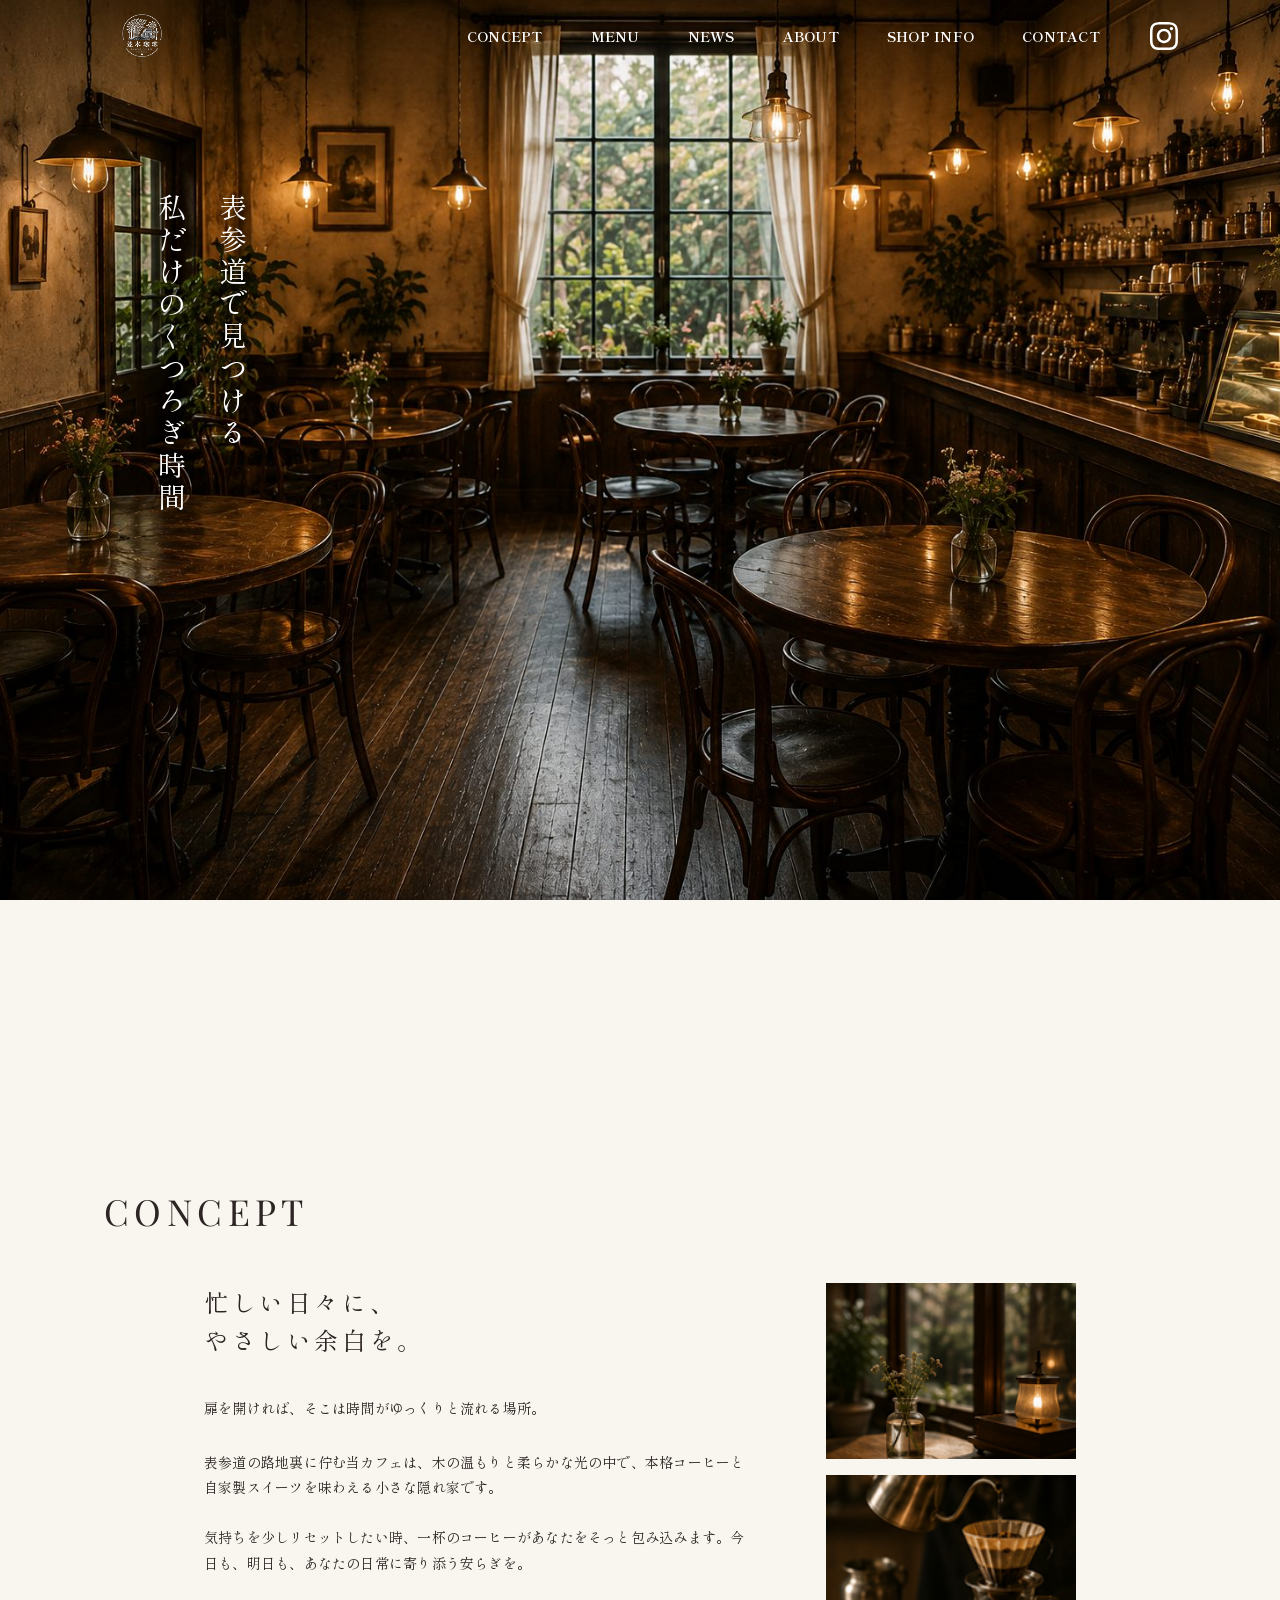
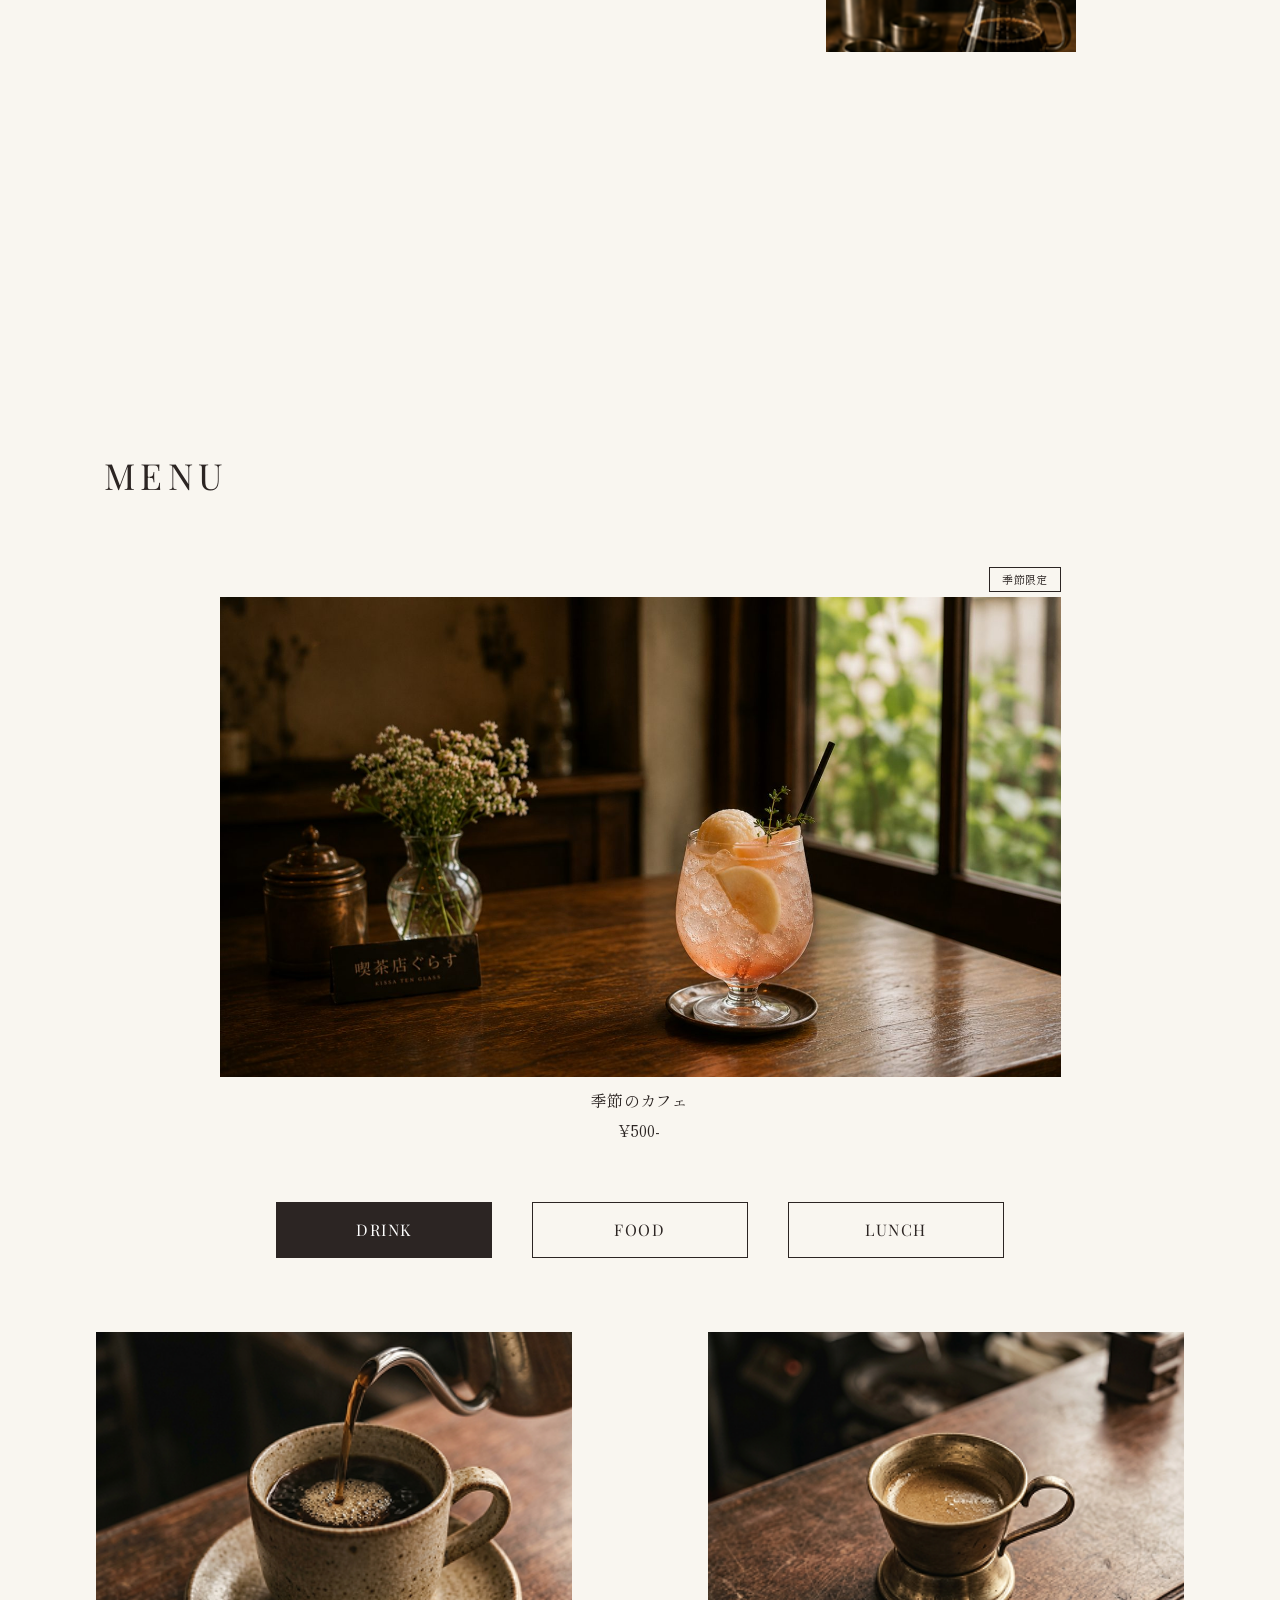
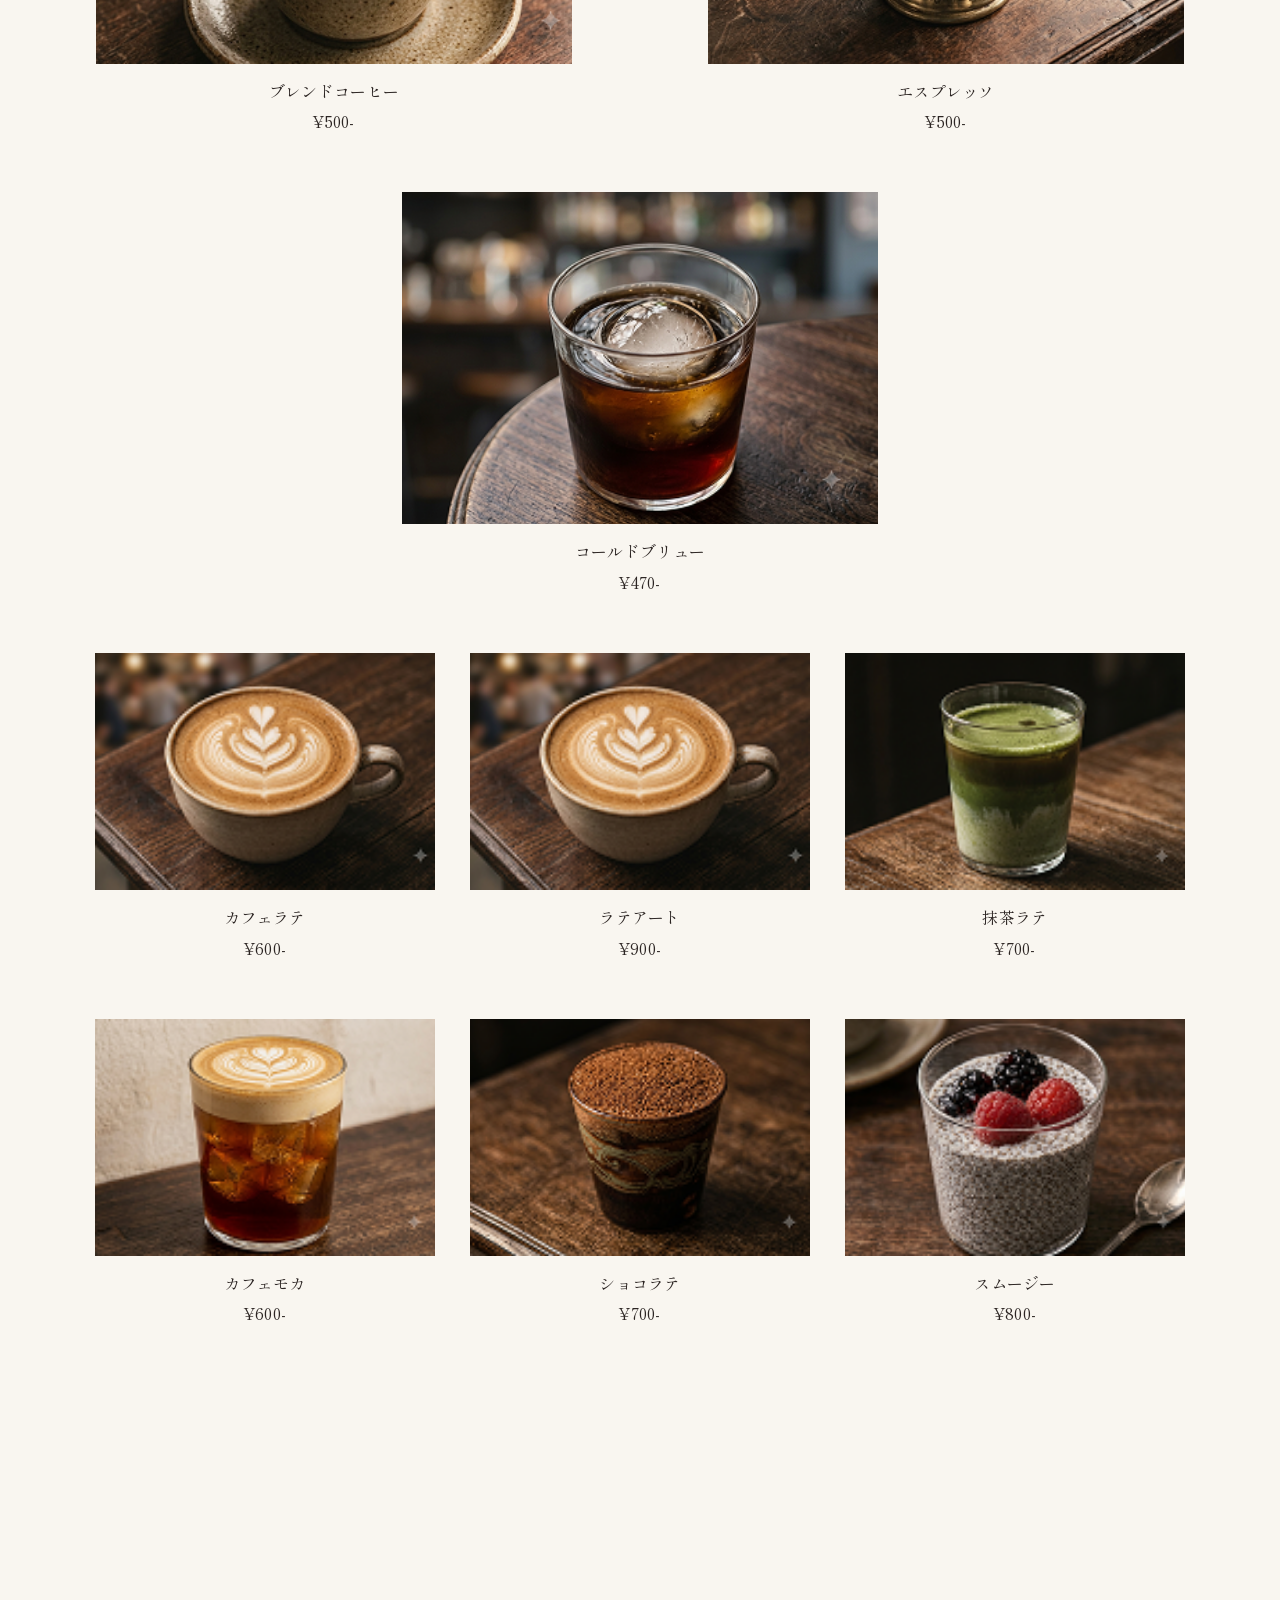
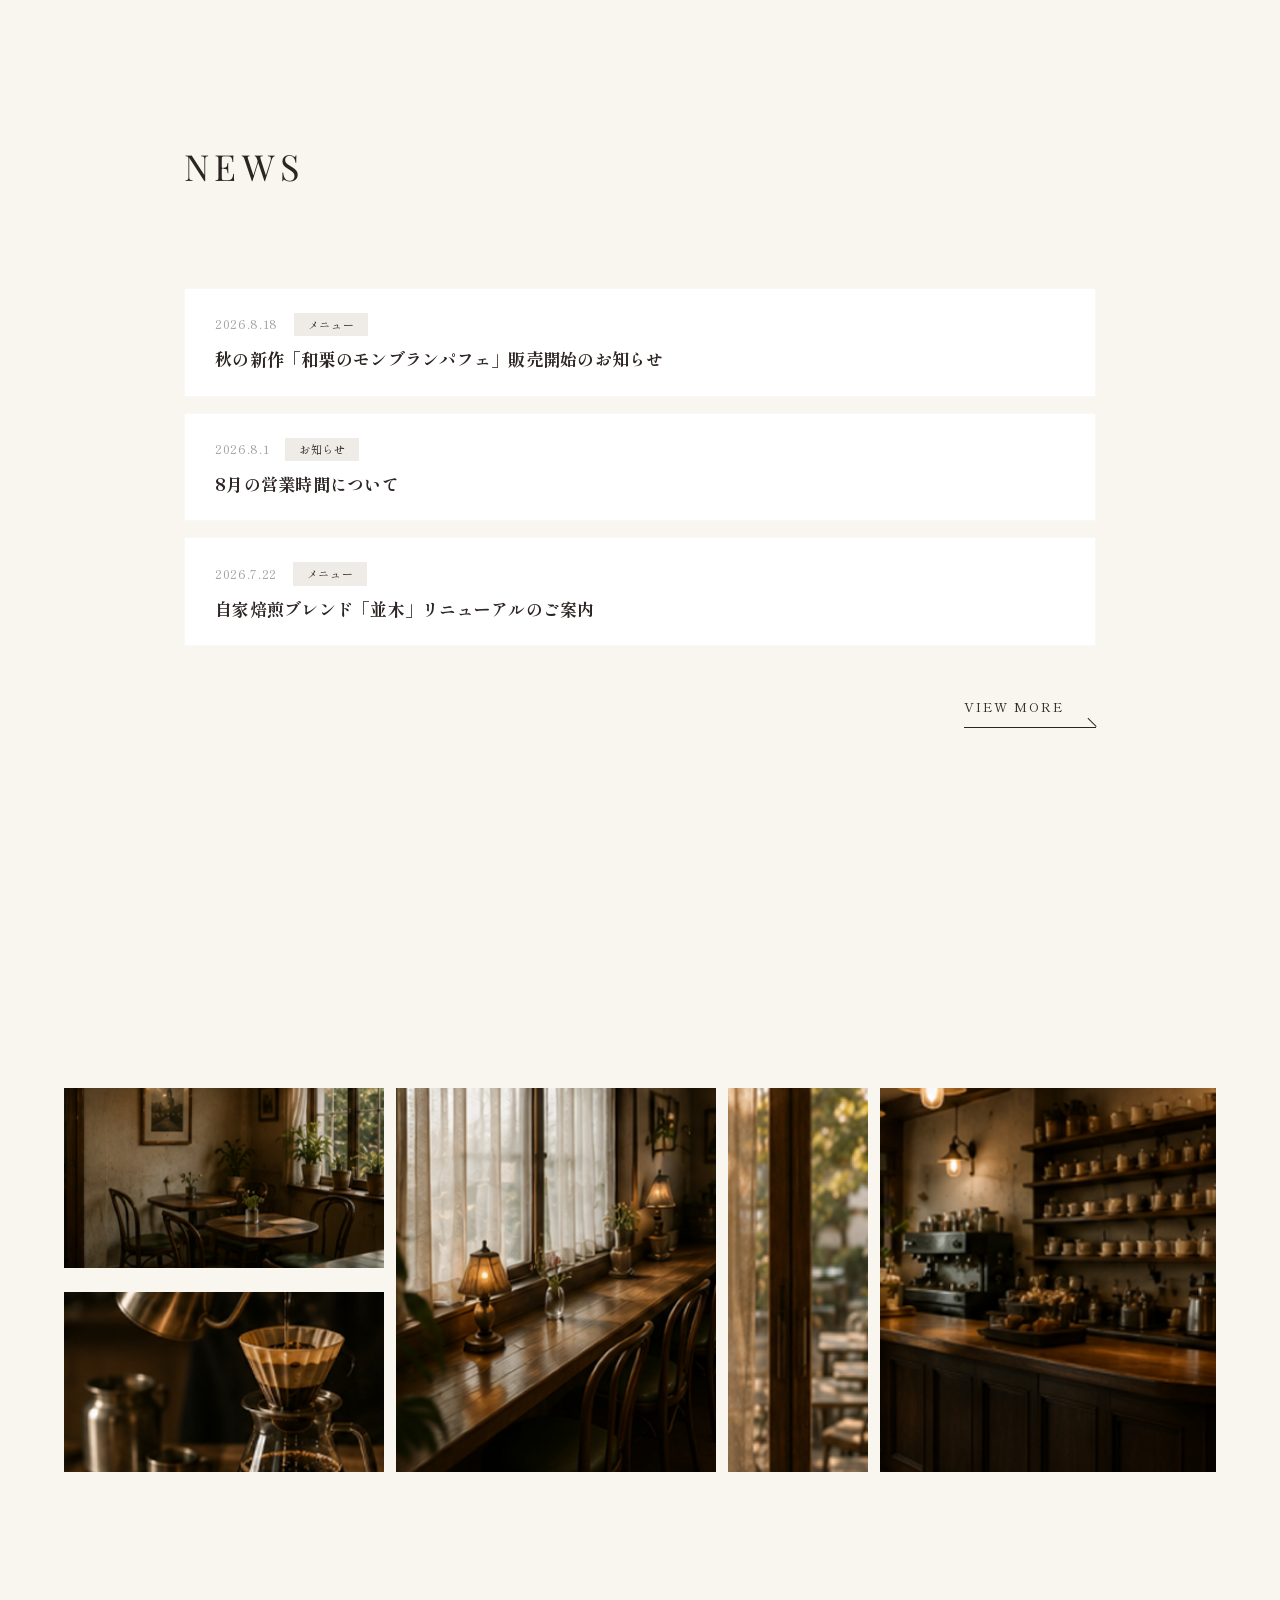
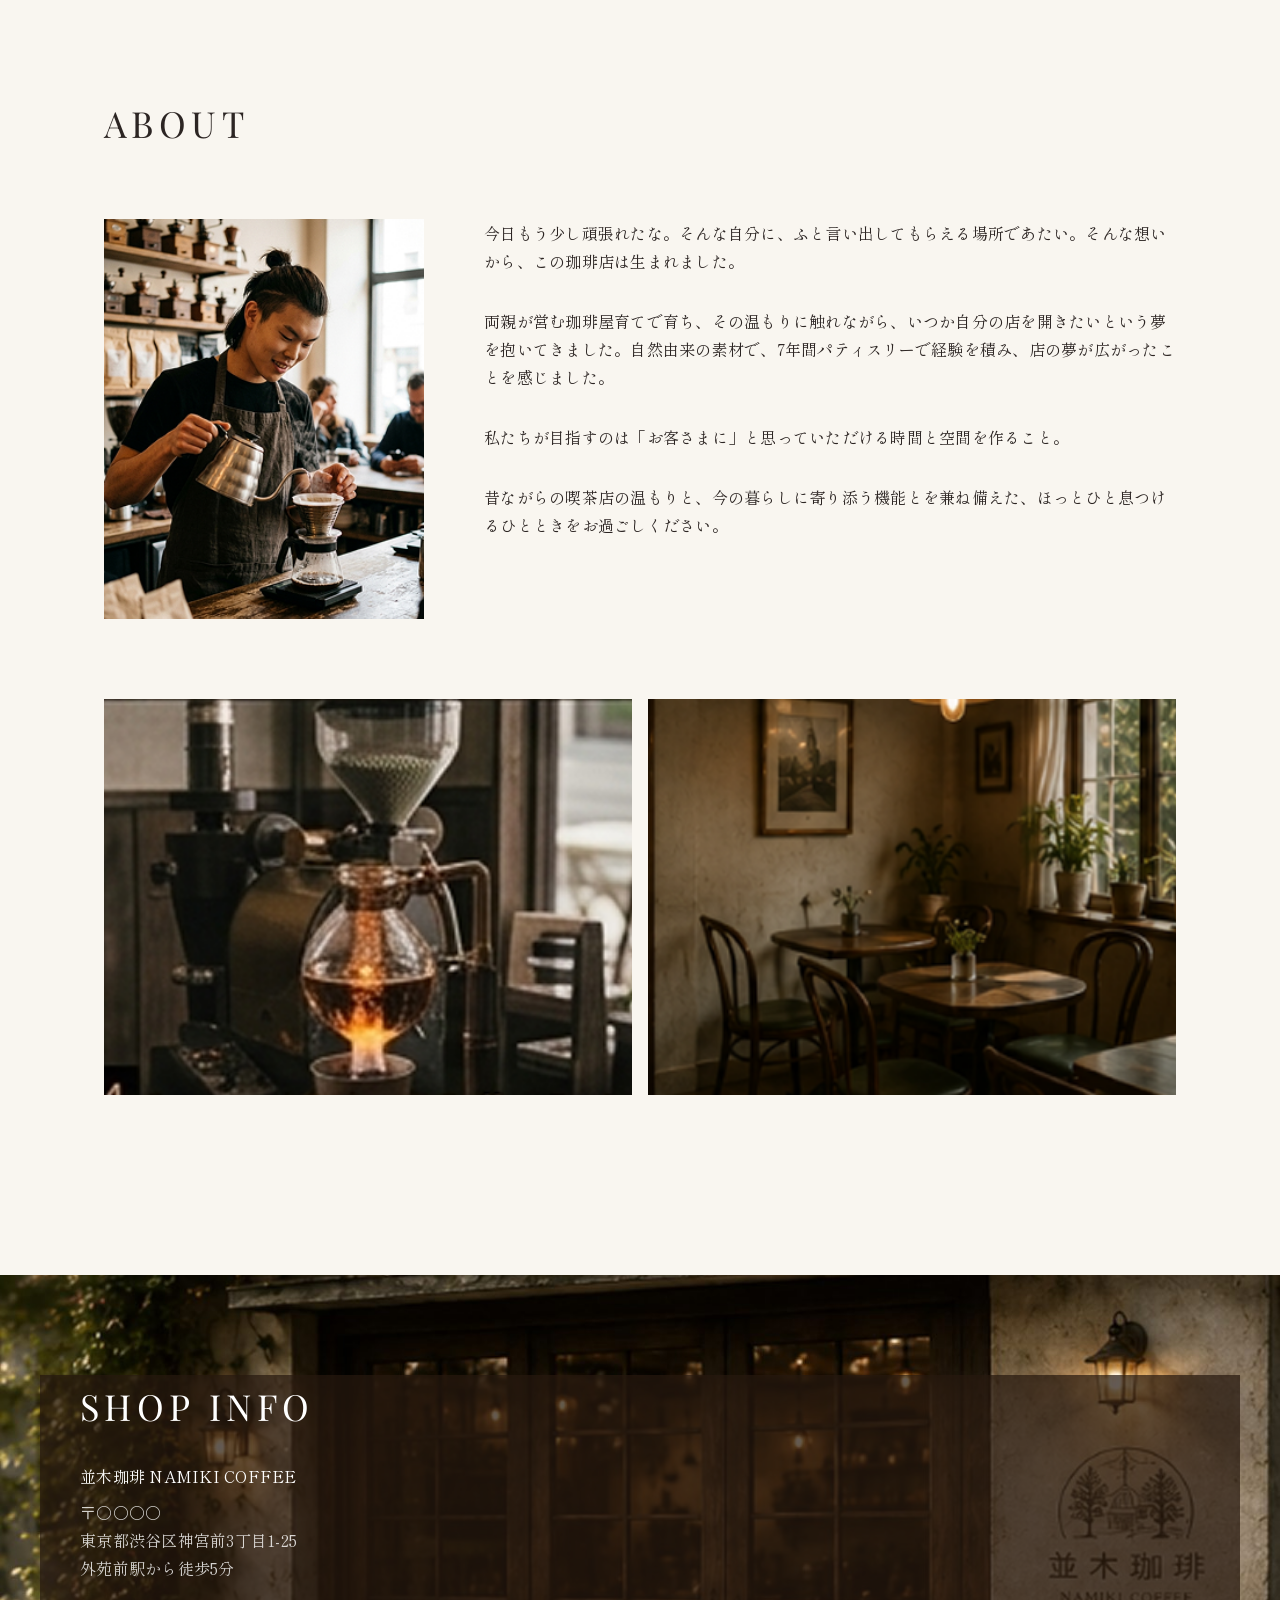
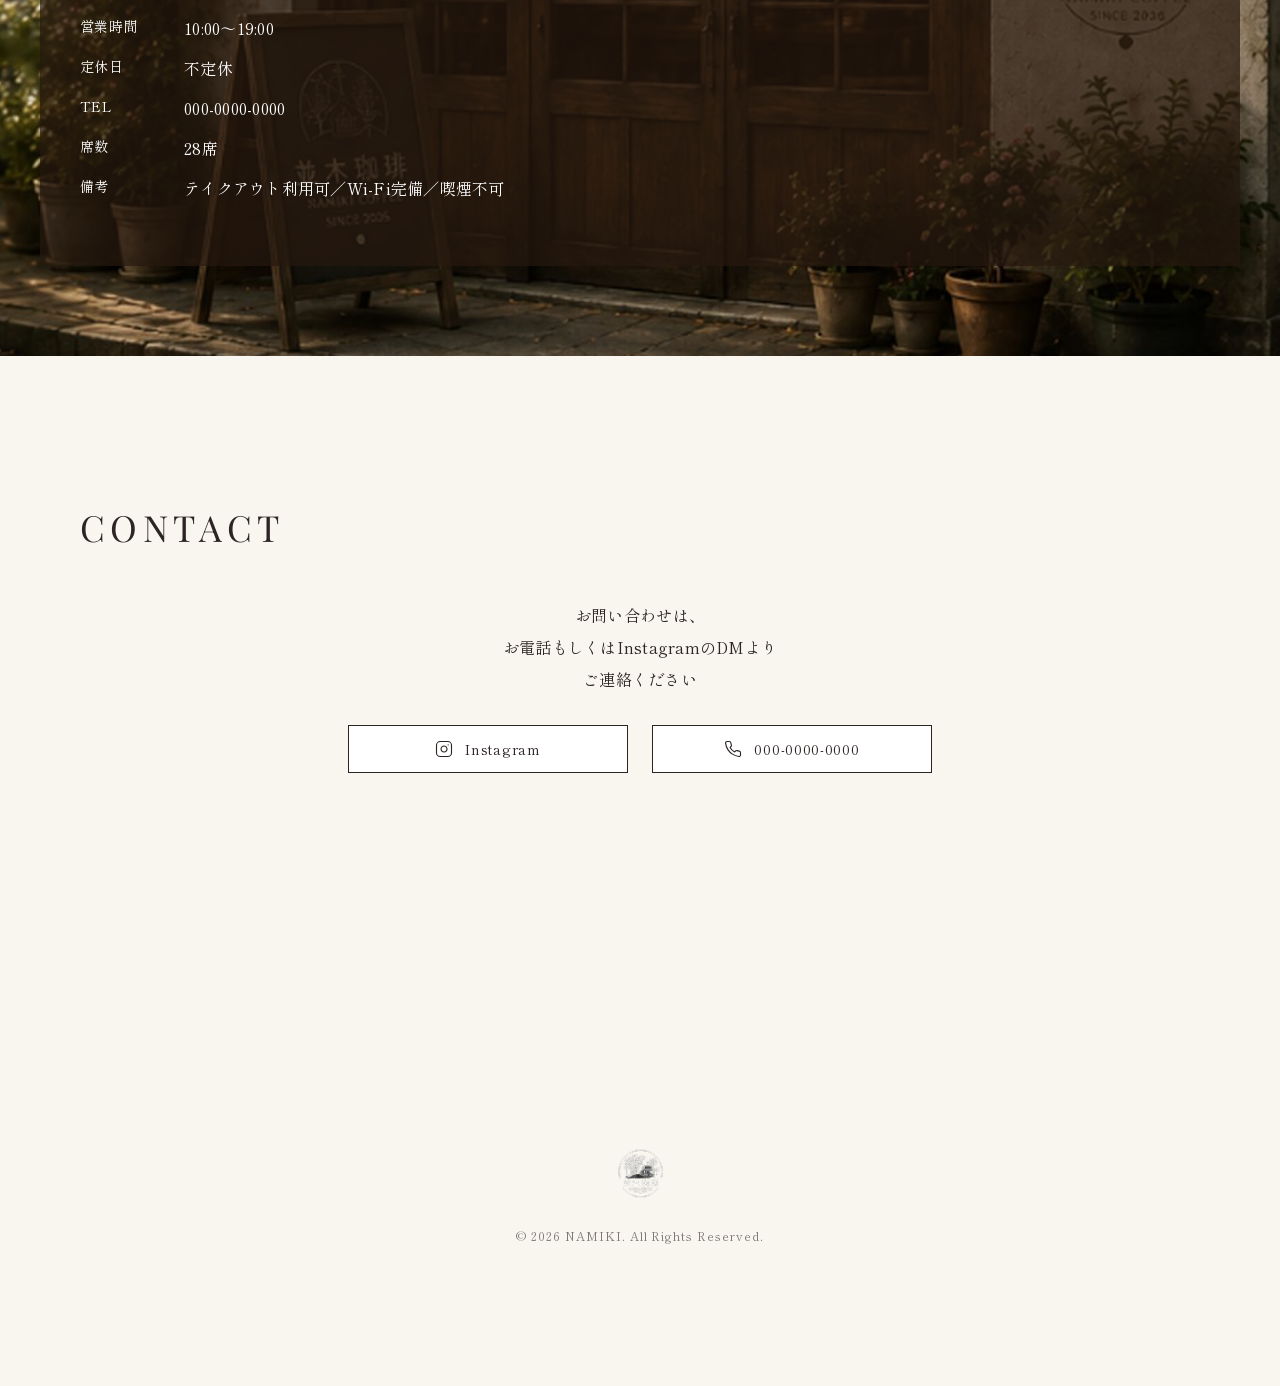
<file: docs/index.html>
<!doctype html>
<html lang="ja">
<head>
<meta charset="utf-8" />
<meta name="viewport" content="width=device-width,initial-scale=1" />
<meta name="format-detection" content="telephone=no" />


<!-- favicon/web-clip-icon -->
<link rel="icon" href="./assets/img/favicon.ico" type="image/ico" />
<link rel="icon" href="./assets/img/favicon.png" type="image/png" />
<link rel="icon" href="./assets/img/favicon.svg" type="image/svg+xml" />
<link rel="apple-touch-icon" href="./assets/img/webclip.png" />

<!-- ogp -->
<meta property="og:site_name" content="並木珈琲" />
<meta property="og:url" content="index.html" />
<meta property="og:type" content="website" />
<meta property="og:title" content="並木珈琲 | 街角の喫茶店。一杯ずつ淹れる珈琲と、季節の甘味。" />
<meta property="og:description" content="街角の喫茶店。一杯ずつ淹れる珈琲と、季節の甘味。" />
<meta property="og:locale" content="ja_JP" />
<meta name="twitter:card" content="summary_large_image" />

<!-- google fonts -->
<link rel="preconnect" href="https://fonts.googleapis.com" />
<link rel="preconnect" href="https://fonts.gstatic.com" crossorigin />


<title>並木珈琲 | 街角の喫茶店。一杯ずつ淹れる珈琲と、季節の甘味。</title>
<link rel="stylesheet" href="https://fonts.googleapis.com/css2?family=Playfair+Display:ital,wght@0,400..900;1,400..900&amp;family=Shippori+Mincho&amp;display=swap" />
<link rel="stylesheet" href="./assets/css/reset.css" />
<link rel="stylesheet" href="./assets/css/main.css" />
</head>
<body class="home top-page">

<!-- ▼header▼ -->
<header class="l_header">
	<h1 class="l_header-logo">
		<a href="index.html" class="l_header-logo_link">
			<img
				src="./assets/img/img_logo.png"
				alt="並木珈琲ロゴ"
				class="l_header-logo_img"
			/>
		</a>
	</h1>

	<nav class="l_header-nav js_nav">
			<ul class="l_header-nav_list">
		<li class="l_header-nav_item"><a href="#concept" class="l_header-nav_link">CONCEPT</a></li>
		<li class="l_header-nav_item"><a href="#menu" class="l_header-nav_link">MENU</a></li>
		<li class="l_header-nav_item"><a href="#news" class="l_header-nav_link">NEWS</a></li>
		<li class="l_header-nav_item"><a href="#about" class="l_header-nav_link">ABOUT</a></li>
		<li class="l_header-nav_item"><a href="#shop-info" class="l_header-nav_link">SHOP INFO</a></li>
		<li class="l_header-nav_item"><a href="#contact" class="l_header-nav_link">CONTACT</a></li>
		<li class="l_header-nav_item">
			<a href="https://instagram.com" target="_blank" rel="noopener" class="l_header-nav_link">
				<span class="l_header-nav_text-sp">Instagram</span>
				<svg class="l_header-nav_icon-pc" xmlns="http://www.w3.org/2000/svg" viewBox="0 0 448 512" width="24" height="24" fill="currentColor">
					<path d="M224.1 141c-63.6 0-114.9 51.3-114.9 114.9s51.3 114.9 114.9 114.9S339 319.5 339 255.9 287.7 141 224.1 141zm0 189.9c-41.4 0-75-33.6-75-75s33.6-75 75-75 75 33.6 75 75-33.6 75-75 75zm146.2-193.4c0 14.9-12 26.9-26.9 26.9-14.9 0-26.9-12-26.9-26.9s12-26.9 26.9-26.9c14.9 0 26.9 12 26.9 26.9zm76.1 27.2c-1.7-35.9-9.9-67.7-36.2-93.9-26.2-26.2-58-34.4-93.9-36.2-37-2.1-147.9-2.1-184.9 0-35.8 1.7-67.6 9.9-93.9 36.1s-34.4 58-36.2 93.9c-2.1 37-2.1 147.9 0 184.9 1.7 35.9 9.9 67.7 36.2 93.9s58 34.4 93.9 36.2c37 2.1 147.9 2.1 184.9 0 35.9-1.7 67.7-9.9 93.9-36.2 26.2-26.2 34.4-58 36.2-93.9 2.1-37 2.1-147.8 0-184.8zM398.8 388c-7.8 19.6-22.9 34.7-42.6 42.6-29.5 11.7-99.5 9-132.1 9s-102.7 2.6-132.1-9c-19.6-7.8-34.7-22.9-42.6-42.6-11.7-29.5-9-99.5-9-132.1s-2.6-102.7 9-132.1c7.8-19.6 22.9-34.7 42.6-42.6 29.5-11.7 99.5-9 132.1-9s102.7-2.6 132.1 9c19.6 7.8 34.7 22.9 42.6 42.6 11.7 29.5 9 99.5 9 132.1s2.7 102.7-9 132.1z" />
				</svg>
			</a>
		</li>
	</ul>
		</nav>

	<!--ハンバーガーメニュー-->
	<button class="m_hamburger js_hamburger" aria-label="メニューを開閉する">
		<span class="m_hamburger-bar"></span>
		<span class="m_hamburger-bar"></span>
		<span class="m_hamburger-bar"></span>
	</button>
</header>
<!-- ▲header▲ -->

<div class="m_slider js_slider" aria-label="メインビジュアル">
      <ul class="m_slider__list js_slider-list">
        <!-- スライド 1 -->
        <li class="m_slider__item">
          <div class="img_wrapper m_slider__img-wrap">
            <img
              src="./assets/img/img_FV_01_SP.jpg"
              width="750"
              height="1000"
              alt="店内の様子1"
              class="m_slider__img m_slider__img--sp"
            />
            <img
              src="./assets/img/img_FV_01_PC.jpg"
              width="1600"
              height="700"
              alt="店内の様子1"
              class="m_slider__img m_slider__img--pc"
            />
          </div>
        </li>

        <!-- スライド 2 -->
        <li class="m_slider__item">
          <div class="img_wrapper m_slider__img-wrap">
            <img
              src="./assets/img/img_FV_02_SP.jpg"
              width="750"
              height="1000"
              alt="店内の様子2"
              class="m_slider__img m_slider__img--sp"
            />
            <img
              src="./assets/img/img_FV_02_PC.jpg"
              width="1600"
              height="700"
              alt="店内の様子2"
              class="m_slider__img m_slider__img--pc"
            />
          </div>
        </li>

        <!-- スライド 3 -->
        <li class="m_slider__item">
          <div class="img_wrapper m_slider__img-wrap">
            <img
              src="./assets/img/img_FV_03_SP.jpg"
              width="750"
              height="1000"
              alt="店内の様子3"
              class="m_slider__img m_slider__img--sp"
            />
            <img
              src="./assets/img/img_FV_03_PC.jpg"
              width="1600"
              height="700"
              alt="店内の様子3"
              class="m_slider__img m_slider__img--pc"
            />
          </div>
        </li>

        <!-- スライド 4 -->
        <li class="m_slider__item">
          <div class="img_wrapper m_slider__img-wrap">
            <img
              src="./assets/img/img_FV_04_SP.jpg"
              width="750"
              height="1000"
              alt="店内の様子4"
              class="m_slider__img m_slider__img--sp"
            />
            <img
              src="./assets/img/img_FV_04_PC.jpg"
              width="1600"
              height="700"
              alt="店内の様子4"
              class="m_slider__img m_slider__img--pc"
            />
          </div>
        </li>
      </ul>

      <p class="m_slider__catch">表参道で見つける<br />私だけのくつろぎ時間</p>
    </div>

    <main class="l_main">
      <!-- CONCEPT -->
      <section id="concept" class="page_top__concept">
        <div class="page_top__concept__inner l_container">
          <p class="u_eyebrow">CONCEPT</p>

          <div class="top_concept_contents-wrapper">
            <div class="top_concept_text-wrapper">
              <h2 class="page_top__concept__heading">
                忙しい日々に、<br />やさしい余白を。
              </h2>

              <div class="page_top__concept__body">
                <p class="page_top__concept__desc">
                  扉を開ければ、そこは時間がゆっくりと流れる場所。
                </p>
                <p class="page_top__concept__desc">
                  表参道の路地裏に佇む当カフェは、木の温もりと柔らかな光の中で、本格コーヒーと自家製スイーツを味わえる小さな隠れ家です。
                </p>
                <p class="page_top__concept__desc">
                  気持ちを少しリセットしたい時、一杯のコーヒーがあなたをそっと包み込みます。今日も、明日も、あなたの日常に寄り添う安らぎを。
                </p>
              </div>
            </div>

            <div class="page_top__concept__imgs">
              <div class="img_wrapper page_top__concept__img">
                <img
                  src="./assets/img/img_concept_01.png"
                  width="200"
                  height="141"
                  alt="観葉植物とランプの置かれた店内"
                  class="page_top__concept__img-el"
                />
              </div>
              <div class="img_wrapper page_top__concept__img">
                <img
                  src="./assets/img/img_concept_02.png"
                  width="200"
                  height="141"
                  alt="ドリップコーヒーを淹れる様子"
                  class="page_top__concept__img-el"
                />
              </div>
            </div>
          </div>
        </div>
      </section>

      <!-- MENU -->
      <section id="menu" class="page_top__menu">
        <div class="page_top__menu__inner">
          <p class="u_eyebrow">MENU</p>

          <div class="page_top__menu__featured">
            <span class="m_badge">季節限定</span>
            <div class="img_wrapper page_top__menu__featured-img">
              <img
                src="./assets/img/img_menu_season.jpg"
                width="750"
                height="500"
                alt="季節のカフェ"
                class="page_top__menu__featured-img-el"
              />
            </div>
            <p class="page_top__menu__featured-name">季節のカフェ</p>
            <p class="page_top__menu__featured-price">¥500-</p>
          </div>

          <div class="m_tab js_tab">
            <ul class="m_tab__list" role="tablist">
              <li>
                <button
                  type="button"
                  class="m_tab__btn js_tab-btn is-active"
                  data-target="drink"
                  role="tab"
                  aria-selected="true"
                >
                  DRINK
                </button>
              </li>
              <li>
                <button
                  type="button"
                  class="m_tab__btn js_tab-btn"
                  data-target="food"
                  role="tab"
                  aria-selected="false"
                >
                  FOOD
                </button>
              </li>
              <li>
                <button
                  type="button"
                  class="m_tab__btn js_tab-btn"
                  data-target="lunch"
                  role="tab"
                  aria-selected="false"
                >
                  LUNCH
                </button>
              </li>
            </ul>

            <!-- ==========================================
          DRINK パネル
          ========================================== -->
            <div
              class="page_top__menu__list js_tab-panel"
              data-panel="drink"
              role="tabpanel"
            >
              <!-- 1〜3個目の特殊配置ブロック -->
              <ul class="page_top__menu__group-top">
                <li class="page_top__menu__item">
                  <div class="img_wrapper page_top__menu__thumb">
                    <img
                      src="./assets/img/img_drink_1.png"
                      width="343"
                      height="239"
                      alt="ブレンドコーヒー"
                      class="page_top__menu__thumb-el"
                    />
                  </div>
                  <p class="page_top__menu__name">ブレンドコーヒー</p>
                  <p class="page_top__menu__price">¥500-</p>
                </li>
                <li class="page_top__menu__item">
                  <div class="img_wrapper page_top__menu__thumb">
                    <img
                      src="./assets/img/img_drink_2.png"
                      width="343"
                      height="239"
                      alt="エスプレッソ"
                      class="page_top__menu__thumb-el"
                    />
                  </div>
                  <p class="page_top__menu__name">エスプレッソ</p>
                  <p class="page_top__menu__price">¥500-</p>
                </li>
                <li class="page_top__menu__item">
                  <div class="img_wrapper page_top__menu__thumb">
                    <img
                      src="./assets/img/img_drink_3.png"
                      width="343"
                      height="239"
                      alt="コールドブリュー"
                      class="page_top__menu__thumb-el"
                    />
                  </div>
                  <p class="page_top__menu__name">コールドブリュー</p>
                  <p class="page_top__menu__price">¥470-</p>
                </li>
              </ul>

              <!-- 4番目以降の通常2列/3列グリッドブロック -->
              <ul class="page_top__menu__group-bottom">
                <li class="page_top__menu__item">
                  <div class="img_wrapper page_top__menu__thumb">
                    <img
                      src="./assets/img/img_drink_4.png"
                      width="343"
                      height="239"
                      alt="カフェラテ"
                      class="page_top__menu__thumb-el"
                    />
                  </div>
                  <p class="page_top__menu__name">カフェラテ</p>
                  <p class="page_top__menu__price">¥600-</p>
                </li>
                <li class="page_top__menu__item">
                  <div class="img_wrapper page_top__menu__thumb">
                    <img
                      src="./assets/img/img_drink_4.png"
                      width="343"
                      height="239"
                      alt="ラテアート"
                      class="page_top__menu__thumb-el"
                    />
                  </div>
                  <p class="page_top__menu__name">ラテアート</p>
                  <p class="page_top__menu__price">¥900-</p>
                </li>
                <li class="page_top__menu__item">
                  <div class="img_wrapper page_top__menu__thumb">
                    <img
                      src="./assets/img/img_drink_5.png"
                      width="343"
                      height="239"
                      alt="抹茶ラテ"
                      class="page_top__menu__thumb-el"
                    />
                  </div>
                  <p class="page_top__menu__name">抹茶ラテ</p>
                  <p class="page_top__menu__price">¥700-</p>
                </li>
                <li class="page_top__menu__item">
                  <div class="img_wrapper page_top__menu__thumb">
                    <img
                      src="./assets/img/img_drink_6.png"
                      width="343"
                      height="239"
                      alt="カフェモカ"
                      class="page_top__menu__thumb-el"
                    />
                  </div>
                  <p class="page_top__menu__name">カフェモカ</p>
                  <p class="page_top__menu__price">¥600-</p>
                </li>
                <li class="page_top__menu__item">
                  <div class="img_wrapper page_top__menu__thumb">
                    <img
                      src="./assets/img/img_drink_7.png"
                      width="343"
                      height="239"
                      alt="ショコラテ"
                      class="page_top__menu__thumb-el"
                    />
                  </div>
                  <p class="page_top__menu__name">ショコラテ</p>
                  <p class="page_top__menu__price">¥700-</p>
                </li>
                <li class="page_top__menu__item">
                  <div class="img_wrapper page_top__menu__thumb">
                    <img
                      src="./assets/img/img_drink_8.png"
                      width="343"
                      height="239"
                      alt="スムージー"
                      class="page_top__menu__thumb-el"
                    />
                  </div>
                  <p class="page_top__menu__name">スムージー</p>
                  <p class="page_top__menu__price">¥800-</p>
                </li>
              </ul>
            </div>
            <div
              class="page_top__menu__list js_tab-panel is-hidden"
              data-panel="food"
              role="tabpanel"
            >
              <!-- 1〜3個目の特殊配置ブロック -->
              <ul class="page_top__menu__group-top">
                <li class="page_top__menu__item">
                  <div class="img_wrapper page_top__menu__thumb">
                    <img
                      src="./assets/img/img_food_1.jpg"
                      width="343"
                      height="239"
                      alt="チーズケーキ"
                      class="page_top__menu__thumb-el"
                    />
                  </div>
                  <p class="page_top__menu__name">チーズケーキ</p>
                  <p class="page_top__menu__price">¥400-</p>
                </li>
                <li class="page_top__menu__item">
                  <div class="img_wrapper page_top__menu__thumb">
                    <img
                      src="./assets/img/img_food_2.jpg"
                      width="343"
                      height="239"
                      alt="プリンアラモード"
                      class="page_top__menu__thumb-el"
                    />
                  </div>
                  <p class="page_top__menu__name">プリンアラモード</p>
                  <p class="page_top__menu__price">¥500-</p>
                </li>
                <li class="page_top__menu__item">
                  <div class="img_wrapper page_top__menu__thumb">
                    <img
                      src="./assets/img/img_food_3.jpg"
                      width="343"
                      height="239"
                      alt="コーヒーゼリー"
                      class="page_top__menu__thumb-el"
                    />
                  </div>
                  <p class="page_top__menu__name">コーヒーゼリー</p>
                  <p class="page_top__menu__price">¥450-</p>
                </li>
              </ul>

              <!-- 4番目以降の通常2列/3列グリッドブロック -->
              <ul class="page_top__menu__group-bottom">
                <li class="page_top__menu__item">
                  <div class="img_wrapper page_top__menu__thumb">
                    <img
                      src="./assets/img/img_food_4.jpg"
                      width="343"
                      height="239"
                      alt="クロワッサン"
                      class="page_top__menu__thumb-el"
                    />
                  </div>
                  <p class="page_top__menu__name">クロワッサン</p>
                  <p class="page_top__menu__price">¥300-</p>
                </li>
                <li class="page_top__menu__item">
                  <div class="img_wrapper page_top__menu__thumb">
                    <img
                      src="./assets/img/img_food_5.jpg"
                      width="343"
                      height="239"
                      alt="ショコラ"
                      class="page_top__menu__thumb-el"
                    />
                  </div>
                  <p class="page_top__menu__name">ショコラ</p>
                  <p class="page_top__menu__price">¥600-</p>
                </li>
                <li class="page_top__menu__item">
                  <div class="img_wrapper page_top__menu__thumb">
                    <img
                      src="./assets/img/img_food_6.jpg"
                      width="343"
                      height="239"
                      alt="野菜のキッシュ"
                      class="page_top__menu__thumb-el"
                    />
                  </div>
                  <p class="page_top__menu__name">野菜のキッシュ</p>
                  <p class="page_top__menu__price">¥700-</p>
                </li>
                <li class="page_top__menu__item">
                  <div class="img_wrapper page_top__menu__thumb">
                    <img
                      src="./assets/img/img_food_7.jpg"
                      width="343"
                      height="239"
                      alt="サンドウィッチ"
                      class="page_top__menu__thumb-el"
                    />
                  </div>
                  <p class="page_top__menu__name">サンドウィッチ</p>
                  <p class="page_top__menu__price">¥800-</p>
                </li>
              </ul>
            </div>
            <div
              class="page_top__menu__list js_tab-panel is-hidden"
              data-panel="lunch"
              role="tabpanel"
            >
              <!-- 1〜3個目ブロック -->
              <ul class="page_top__menu__group-top">
                <li class="page_top__menu__item">
                  <div class="img_wrapper page_top__menu__thumb">
                    <img
                      src="./assets/img/img_lunch_1.jpg"
                      width="343"
                      height="239"
                      alt="ランチセットA"
                      class="page_top__menu__thumb-el"
                    />
                  </div>
                  <p class="page_top__menu__name">ランチセットA</p>
                  <p class="page_top__menu__price">¥1000-</p>
                </li>
                <li class="page_top__menu__item">
                  <div class="img_wrapper page_top__menu__thumb">
                    <img
                      src="./assets/img/img_lunch_2.jpg"
                      width="343"
                      height="239"
                      alt="ランチセットB"
                      class="page_top__menu__thumb-el"
                    />
                  </div>
                  <p class="page_top__menu__name">ランチセットB</p>
                  <p class="page_top__menu__price">¥1200-</p>
                </li>
                <li class="page_top__menu__item">
                  <div class="img_wrapper page_top__menu__thumb">
                    <img
                      src="./assets/img/img_lunch_3.jpg"
                      width="343"
                      height="239"
                      alt="ランチセットC"
                      class="page_top__menu__thumb-el"
                    />
                  </div>
                  <p class="page_top__menu__name">ランチセットC</p>
                  <p class="page_top__menu__price">¥1200-</p>
                </li>
              </ul>


            </div>
          </div>
        </div>
      </section>

      <section id="news" class="page_top__news">
        <div class="page_top__news__inner l_container">
          <p class="u_eyebrow">NEWS</p>

          <!-- ニュースリスト（最新3件） -->
          <div class="page_top__news__list">
                                                      <a href="news-single.html" class="page_top__news__item">
                  <div class="page_top__news__meta">
                    <time class="page_top__news__date" datetime="2026-08-18">2026.8.18</time>
                    <span class="page_top__news__category">メニュー</span>
                  </div>
                  <h3 class="page_top__news__title">秋の新作「和栗のモンブランパフェ」販売開始のお知らせ</h3>
                </a>
                              <a href="news-single.html" class="page_top__news__item">
                  <div class="page_top__news__meta">
                    <time class="page_top__news__date" datetime="2026-08-01">2026.8.1</time>
                    <span class="page_top__news__category">お知らせ</span>
                  </div>
                  <h3 class="page_top__news__title">8月の営業時間について</h3>
                </a>
                              <a href="news-single.html" class="page_top__news__item">
                  <div class="page_top__news__meta">
                    <time class="page_top__news__date" datetime="2026-07-22">2026.7.22</time>
                    <span class="page_top__news__category">メニュー</span>
                  </div>
                  <h3 class="page_top__news__title">自家焙煎ブレンド「並木」リニューアルのご案内</h3>
                </a>
                                                  </div>

          <!-- VIEW MORE リンク -->
          <div class="page_top__news__more-container">
            <a href="news.html" class="page_top__news__more-btn">VIEW MORE</a>
          </div>
        </div>
      </section>

      <section class="photo-section">
        <!-- スライドショーエリア -->
        <div class="about-slider-outer">
          <div class="about-slider-track">
            <!-- 【セットA（オリジナル）】 -->
            <div class="about-slide-group">
              <div class="slide-col-double">
                <div class="slide-img-s">
                  <img src="./assets/img/img_gallery-01.png" alt="カフェ店内1" />
                </div>
                <div class="slide-img-s">
                  <img src="./assets/img/img_gallery-02.png" alt="ドリップコーヒー" />
                </div>
              </div>
              <div class="slide-col-tall">
                <img src="./assets/img/img_gallery-03.png" alt="窓際の席" />
              </div>
              <div class="slide-col-slim">
                <img src="./assets/img/img_gallery-04.png" alt="テラス入り口" />
              </div>
              <div class="slide-col-wide">
                <img src="./assets/img/img_gallery-05.png" alt="カウンター内装" />
              </div>
              <div class="slide-col-double">
                <div class="slide-img-s">
                  <img src="./assets/img/img_gallery-06.png" alt="ペンダントライト" />
                </div>
                <div class="slide-img-s">
                  <img src="./assets/img/img_gallery-07.png" alt="窓辺の観葉植物" />
                </div>
              </div>
            </div>

            <!-- 【セットB（無限ループ用の複製)】 -->
            <div class="about-slide-group" aria-hidden="true">
              <div class="slide-col-double">
                <div class="slide-img-s">
                  <img src="./assets/img/img_gallery-01.png" alt="カフェ店内1" />
                </div>
                <div class="slide-img-s">
                  <img src="./assets/img/img_gallery-02.png" alt="ドリップコーヒー" />
                </div>
              </div>
              <div class="slide-col-tall">
                <img src="./assets/img/img_gallery-03.png" alt="窓際の席" />
              </div>
              <div class="slide-col-slim">
                <img src="./assets/img/img_gallery-04.png" alt="テラス入り口" />
              </div>
              <div class="slide-col-wide">
                <img src="./assets/img/img_gallery-05.png" alt="カウンター内装" />
              </div>
              <div class="slide-col-double">
                <div class="slide-img-s">
                  <img src="./assets/img/img_gallery-06.png" alt="ペンダントライト" />
                </div>
                <div class="slide-img-s">
                  <img src="./assets/img/img_gallery-07.png" alt="窓辺の観葉植物" />
                </div>
              </div>
            </div>
          </div>
        </div>
      </section>

      <!-- ABOUT -->
      <section id="about" class="page_top__about">
        <div class="page_top__about__inner">
          <p class="u_eyebrow">ABOUT</p>
          <div class="img_wrapper page_top__about__main-img">
            <img
              src="./assets/img/img_about_01.png"
              width="320"
              height="400"
              alt="店主"
              class="page_top__about__main-img-el"
            />
          </div>
          <div class="page_top__about__body">
            <p class="page_top__about__desc">
              今日もう少し頑張れたな。そんな自分に、ふと言い出してもらえる場所であたい。そんな想いから、この珈琲店は生まれました。
            </p>
            <p class="page_top__about__desc">
              両親が営む珈琲屋育てで育ち、その温もりに触れながら、いつか自分の店を開きたいという夢を抱いてきました。自然由来の素材で、7年間パティスリーで経験を積み、店の夢が広がったことを感じました。
            </p>
            <p class="page_top__about__desc">
              私たちが目指すのは「お客さまに」と思っていただける時間と空間を作ること。
            </p>
            <p class="page_top__about__desc">
              昔ながらの喫茶店の温もりと、今の暮らしに寄り添う機能とを兼ね備えた、ほっとひと息つけるひとときをお過ごしください。
            </p>
          </div>
          <div class="page_top__about__sub-imgs">
            <div class="img_wrapper">
              <img
                src="./assets/img/img_about_02.png"
                width="240"
                height="180"
                alt="店内の様子1"
                class="page_top__about__sub-img-el"
              />
            </div>
            <div class="img_wrapper">
              <img
                src="./assets/img/img_about_03.png"
                width="240"
                height="180"
                alt="店内の様子2"
                class="page_top__about__sub-img-el"
              />
            </div>
          </div>
        </div>
      </section>

      <!-- SHOP INFO -->
      <section id="shop-info" class="page_top__shop-info">
        <div class="page_top__shop-info__inner">
          <div>
            <p class="u_eyebrow">SHOP INFO</p>
            <!-- FIXME: 下記文章を修正 -->
            <p class="page_top__shop-info__name">並木珈琲 NAMIKI COFFEE</p>
            <p class="page_top__shop-info__addr">
              〒○○○○<br />東京都渋谷区神宮前3丁目1-25<br />外苑前駅から徒歩5分
            </p>
            <dl class="page_top__shop-info__table">
              <div class="page_top__shop-info__row">
                <dt>営業時間</dt>
                <dd>10:00〜19:00</dd>
              </div>
              <div class="page_top__shop-info__row">
                <dt>定休日</dt>
                <dd>不定休</dd>
              </div>
              <div class="page_top__shop-info__row">
                <dt>TEL</dt>
                <dd>000-0000-0000</dd>
              </div>
              <div class="page_top__shop-info__row">
                <dt>席数</dt>
                <dd>28席</dd>
              </div>
              <!-- FIXME: 下記備考追記 -->
              <div class="page_top__shop-info__row">
                <dt>備考</dt>
                <dd>テイクアウト利用可／Wi-Fi完備／喫煙不可</dd>
              </div>
            </dl>
          </div>
          <div class="page_top__shop-info__map">
            <iframe
              src="https://www.google.com/maps/embed?pb=!1m18!1m12!1m3!1d3241.2805745334113!2d139.7114525741355!3d35.67009283058855!2m3!1f0!2f0!3f0!3m2!1i1024!2i768!4f13.1!3m3!1m2!1s0x60188c98d68023bb%3A0xfa4b70dd1475ff44!2z44CSMTUwLTAwMDEg5p2x5Lqs6YO95riL6LC35Yy656We5a6u5YmN77yT5LiB55uu77yR4oiS77yS77yV!5e0!3m2!1sja!2sjp!4v1784699374245!5m2!1sja!2sjp"
              width="600"
              height="450"
              style="border: 0"
              allowfullscreen
              loading="lazy"
              referrerpolicy="no-referrer-when-downgrade"
              title="店舗地図"
            ></iframe>
          </div>
        </div>
      </section>

      <!-- CONTACT -->
      <section id="contact" class="page_top__contact">
        <div class="page_top__contact__inner">
          <header class="page_top__contact__header">
            <h2 class="u_eyebrow">CONTACT</h2>
          </header>

          <div class="page_top__contact__content">
            <p class="page_top__contact__text">
              お問い合わせは、<br />
              お電話もしくはInstagramのDMより<br
                class="sp-only"
              />ご連絡ください
            </p>

            <!-- アクションボタン -->
            <div class="page_top__contact__buttons">
              <!-- Instagram -->
              <a
                href="https://instagram.com"
                target="_blank"
                rel="noopener"
                class="page_top__contact__btn"
              >
                <svg
                  class="page_top__contact__btn-icon icon-insta"
                  viewBox="0 0 24 24"
                  fill="none"
                  stroke="currentColor"
                  stroke-width="1.5"
                  stroke-linecap="round"
                  stroke-linejoin="round"
                >
                  <rect x="2" y="2" width="20" height="20" rx="5" ry="5"></rect>
                  <path
                    d="M16 11.37A4 4 0 1 1 12.63 8 4 4 0 0 1 16 11.37z"
                  ></path>
                  <line x1="17.5" y1="6.5" x2="17.51" y2="6.5"></line>
                </svg>
                <span>Instagram</span>
              </a>

              <!-- TEL -->
              <a href="tel:00000000000" class="page_top__contact__btn">
                <svg
                  class="page_top__contact__btn-icon icon-phone"
                  viewBox="0 0 24 24"
                  fill="none"
                  stroke="currentColor"
                  stroke-width="1.5"
                  stroke-linecap="round"
                  stroke-linejoin="round"
                >
                  <path
                    d="M22 16.92v3a2 2 0 0 1-2.18 2 19.79 19.79 0 0 1-8.63-3.07 19.5 19.5 0 0 1-6-6 19.79 19.79 0 0 1-3.07-8.67A2 2 0 0 1 4.11 2h3a2 2 0 0 1 2 1.72 12.84 12.84 0 0 0 .7 2.81 2 2 0 0 1-.45 2.11L8.09 9.91a16 16 0 0 0 6 6l1.27-1.27a2 2 0 0 1 2.11-.45 12.84 12.84 0 0 0 2.81.7A2 2 0 0 1 22 16.92z"
                  ></path>
                </svg>
                <span>000-0000-0000</span>
              </a>
            </div>
          </div>
        </div>
      </section>
    </main>
	<!-- ▼▼▼ footer  ▼▼▼ -->
	<footer class="l-footer">
		<h1 class="l-footer-logo">
			<a href="index.html" class="l_footer-logo_link">
				<img
					src="./assets/img/img_logo.png"
					alt="並木珈琲ロゴ"
					class="l-footer-logo-img"
				/>
			</a>
		</h1>
		<p class="l-copyright">&copy; 2026 NAMIKI. All Rights Reserved.</p>
	</footer>
	<!-- ▲▲▲ footer ここまで ▲▲▲ -->

	<script src="./assets/js/main.js"></script>
</body>
</html>
</file>
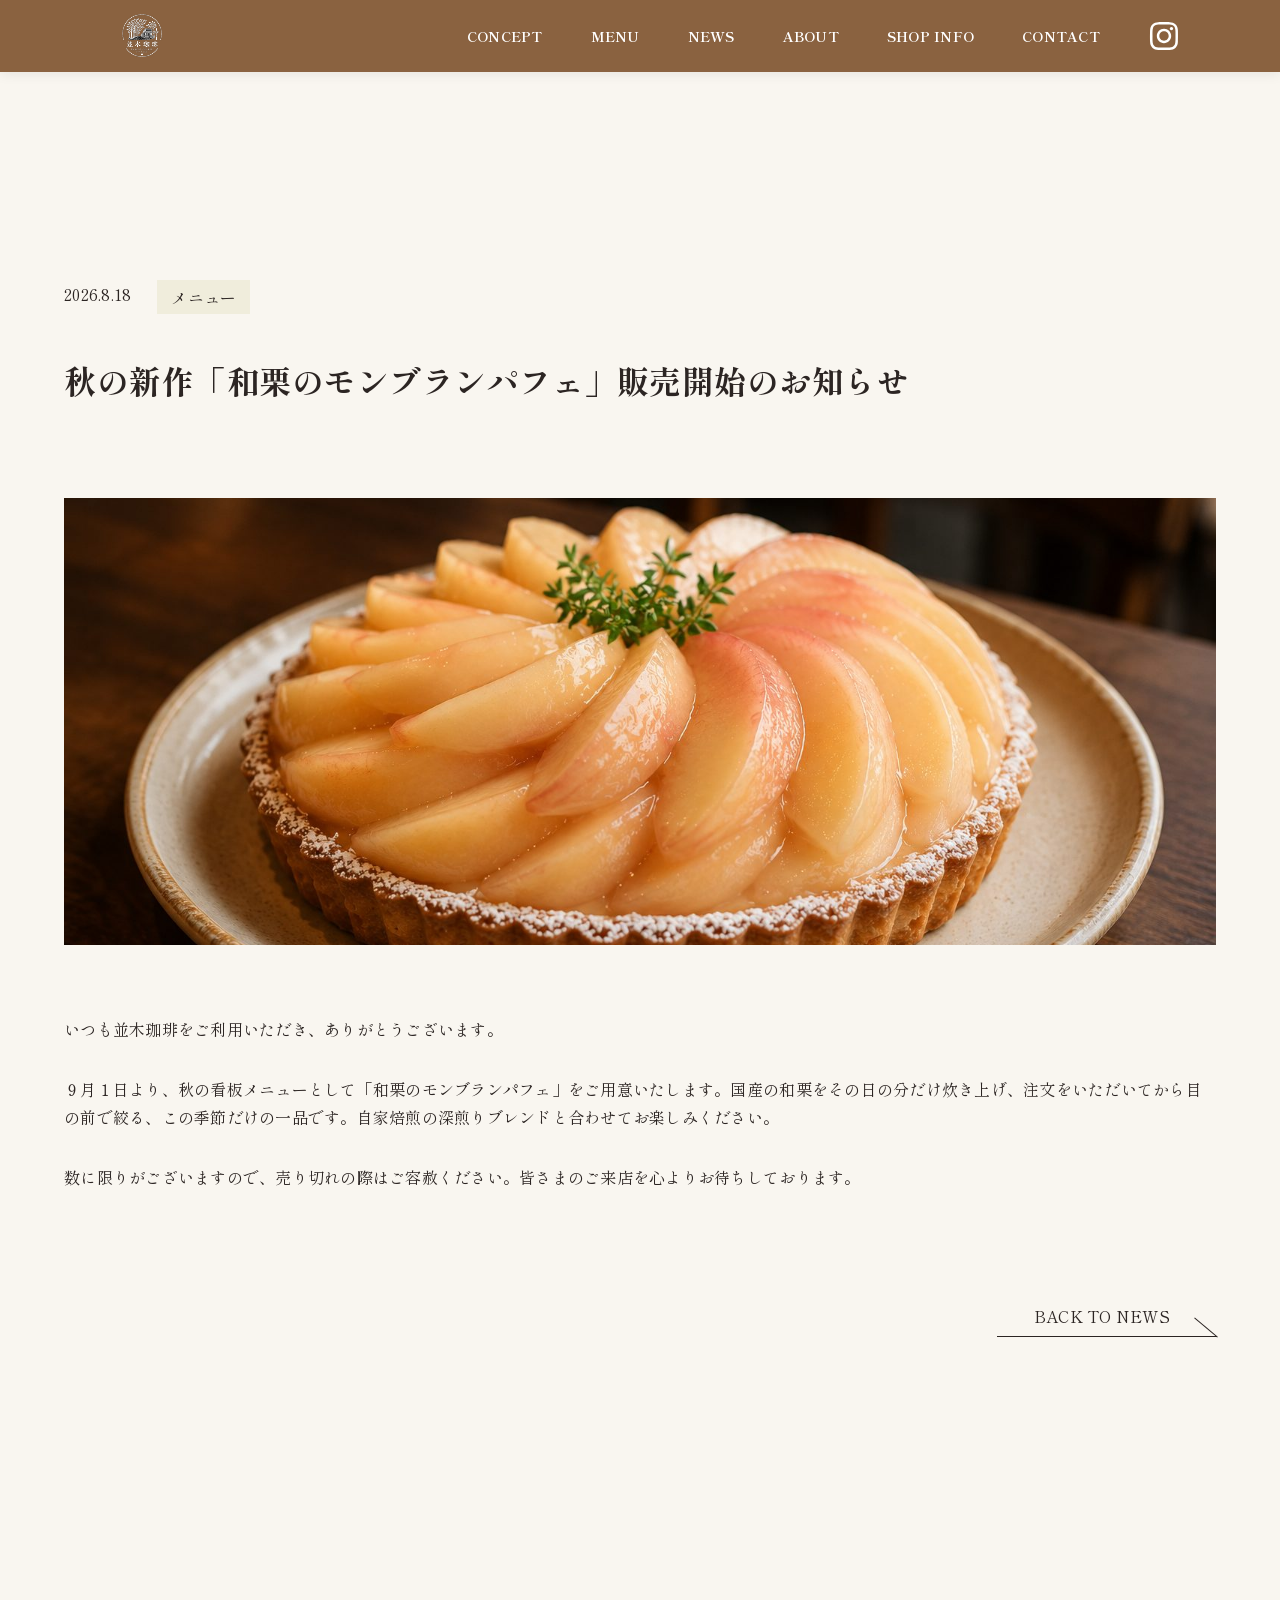
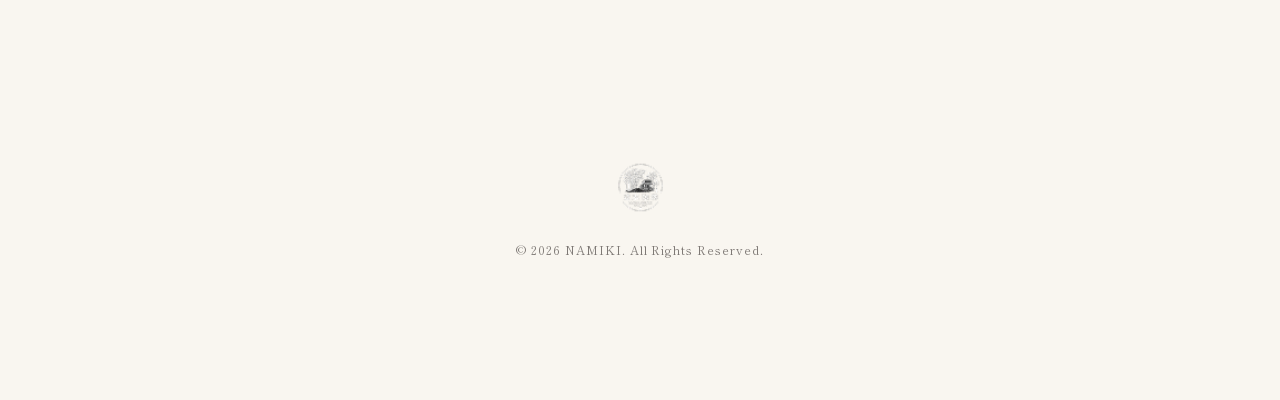
<file: docs/news-single.html>
<!doctype html>
<html lang="ja">
<head>
<meta charset="utf-8" />
<meta name="viewport" content="width=device-width,initial-scale=1" />
<meta name="format-detection" content="telephone=no" />

<meta name="description" content="街角の喫茶店。一杯ずつ淹れる珈琲と、季節の甘味。" />

<!-- favicon/web-clip-icon -->
<link rel="icon" href="./assets/img/favicon.ico" type="image/ico" />
<link rel="icon" href="./assets/img/favicon.png" type="image/png" />
<link rel="icon" href="./assets/img/favicon.svg" type="image/svg+xml" />
<link rel="apple-touch-icon" href="./assets/img/webclip.png" />

<!-- ogp -->
<meta property="og:site_name" content="並木珈琲" />
<meta property="og:url" content="news-single.html" />
<meta property="og:type" content="article" />
<meta property="og:title" content="秋の新作「和栗のモンブランパフェ」販売開始のお知らせ | 並木珈琲" />
<meta property="og:description" content="街角の喫茶店。一杯ずつ淹れる珈琲と、季節の甘味。" />
<meta property="og:locale" content="ja_JP" />
<meta name="twitter:card" content="summary_large_image" />

<!-- google fonts -->
<link rel="preconnect" href="https://fonts.googleapis.com" />
<link rel="preconnect" href="https://fonts.gstatic.com" crossorigin />


<title>秋の新作「和栗のモンブランパフェ」販売開始のお知らせ | 並木珈琲</title>
<link rel="stylesheet" href="https://fonts.googleapis.com/css2?family=Playfair+Display:ital,wght@0,400..900;1,400..900&amp;family=Shippori+Mincho&amp;display=swap" />
<link rel="stylesheet" href="./assets/css/reset.css" />
<link rel="stylesheet" href="./assets/css/main.css" />
</head>
<body class="page">

<!-- ▼header▼ -->
<header class="l_header">
	<h1 class="l_header-logo">
		<a href="index.html" class="l_header-logo_link">
			<img
				src="./assets/img/img_logo.png"
				alt="並木珈琲ロゴ"
				class="l_header-logo_img"
			/>
		</a>
	</h1>

	<nav class="l_header-nav js_nav">
			<ul class="l_header-nav_list">
		<li class="l_header-nav_item"><a href="index.html#concept" class="l_header-nav_link">CONCEPT</a></li>
		<li class="l_header-nav_item"><a href="index.html#menu" class="l_header-nav_link">MENU</a></li>
		<li class="l_header-nav_item"><a href="index.html#news" class="l_header-nav_link">NEWS</a></li>
		<li class="l_header-nav_item"><a href="index.html#about" class="l_header-nav_link">ABOUT</a></li>
		<li class="l_header-nav_item"><a href="index.html#shop-info" class="l_header-nav_link">SHOP INFO</a></li>
		<li class="l_header-nav_item"><a href="index.html#contact" class="l_header-nav_link">CONTACT</a></li>
		<li class="l_header-nav_item">
			<a href="https://instagram.com" target="_blank" rel="noopener" class="l_header-nav_link">
				<span class="l_header-nav_text-sp">Instagram</span>
				<svg class="l_header-nav_icon-pc" xmlns="http://www.w3.org/2000/svg" viewBox="0 0 448 512" width="24" height="24" fill="currentColor">
					<path d="M224.1 141c-63.6 0-114.9 51.3-114.9 114.9s51.3 114.9 114.9 114.9S339 319.5 339 255.9 287.7 141 224.1 141zm0 189.9c-41.4 0-75-33.6-75-75s33.6-75 75-75 75 33.6 75 75-33.6 75-75 75zm146.2-193.4c0 14.9-12 26.9-26.9 26.9-14.9 0-26.9-12-26.9-26.9s12-26.9 26.9-26.9c14.9 0 26.9 12 26.9 26.9zm76.1 27.2c-1.7-35.9-9.9-67.7-36.2-93.9-26.2-26.2-58-34.4-93.9-36.2-37-2.1-147.9-2.1-184.9 0-35.8 1.7-67.6 9.9-93.9 36.1s-34.4 58-36.2 93.9c-2.1 37-2.1 147.9 0 184.9 1.7 35.9 9.9 67.7 36.2 93.9s58 34.4 93.9 36.2c37 2.1 147.9 2.1 184.9 0 35.9-1.7 67.7-9.9 93.9-36.2 26.2-26.2 34.4-58 36.2-93.9 2.1-37 2.1-147.8 0-184.8zM398.8 388c-7.8 19.6-22.9 34.7-42.6 42.6-29.5 11.7-99.5 9-132.1 9s-102.7 2.6-132.1-9c-19.6-7.8-34.7-22.9-42.6-42.6-11.7-29.5-9-99.5-9-132.1s-2.6-102.7 9-132.1c7.8-19.6 22.9-34.7 42.6-42.6 29.5-11.7 99.5-9 132.1-9s102.7-2.6 132.1 9c19.6 7.8 34.7 22.9 42.6 42.6 11.7 29.5 9 99.5 9 132.1s2.7 102.7-9 132.1z" />
				</svg>
			</a>
		</li>
	</ul>
		</nav>

	<!--ハンバーガーメニュー-->
	<button class="m_hamburger js_hamburger" aria-label="メニューを開閉する">
		<span class="m_hamburger-bar"></span>
		<span class="m_hamburger-bar"></span>
		<span class="m_hamburger-bar"></span>
	</button>
</header>
<!-- ▲header▲ -->


	<div class="single_contents l_container">
		<main class="singe_main">
			<div class="single_main_meta">
				<time datetime="2026-08-18" class="single_main_meta-date">2026.8.18</time>
				<span class="single_main_meta-cat">メニュー</span>
			</div>
			<h1 class="single_main_title">秋の新作「和栗のモンブランパフェ」販売開始のお知らせ</h1>

							<div class="single_main_thumb-wrapper">
					<img src="./assets/img/img_single_peach-tart_original.jpg" width="1536" height="1024" alt="" class="single_main_thumb" />				</div>
			
			<div class="single_main_contents">
				<p>いつも並木珈琲をご利用いただき、ありがとうございます。</p>
<p>９月１日より、秋の看板メニューとして「和栗のモンブランパフェ」をご用意いたします。国産の和栗をその日の分だけ炊き上げ、注文をいただいてから目の前で絞る、この季節だけの一品です。自家焙煎の深煎りブレンドと合わせてお楽しみください。</p>
<p>数に限りがございますので、売り切れの際はご容赦ください。皆さまのご来店を心よりお待ちしております。</p>			</div>

			<div class="single_main_btn-wrapper">
				<a href="news.html" class="single_main_btn">BACK TO NEWS</a>
			</div>
		</main>
	</div>


	<!-- ▼▼▼ footer  ▼▼▼ -->
	<footer class="l-footer">
		<h1 class="l-footer-logo">
			<a href="index.html" class="l_footer-logo_link">
				<img
					src="./assets/img/img_logo.png"
					alt="並木珈琲ロゴ"
					class="l-footer-logo-img"
				/>
			</a>
		</h1>
		<p class="l-copyright">&copy; 2026 NAMIKI. All Rights Reserved.</p>
	</footer>
	<!-- ▲▲▲ footer ここまで ▲▲▲ -->

	<script src="./assets/js/main.js"></script>
</body>
</html>
</file>
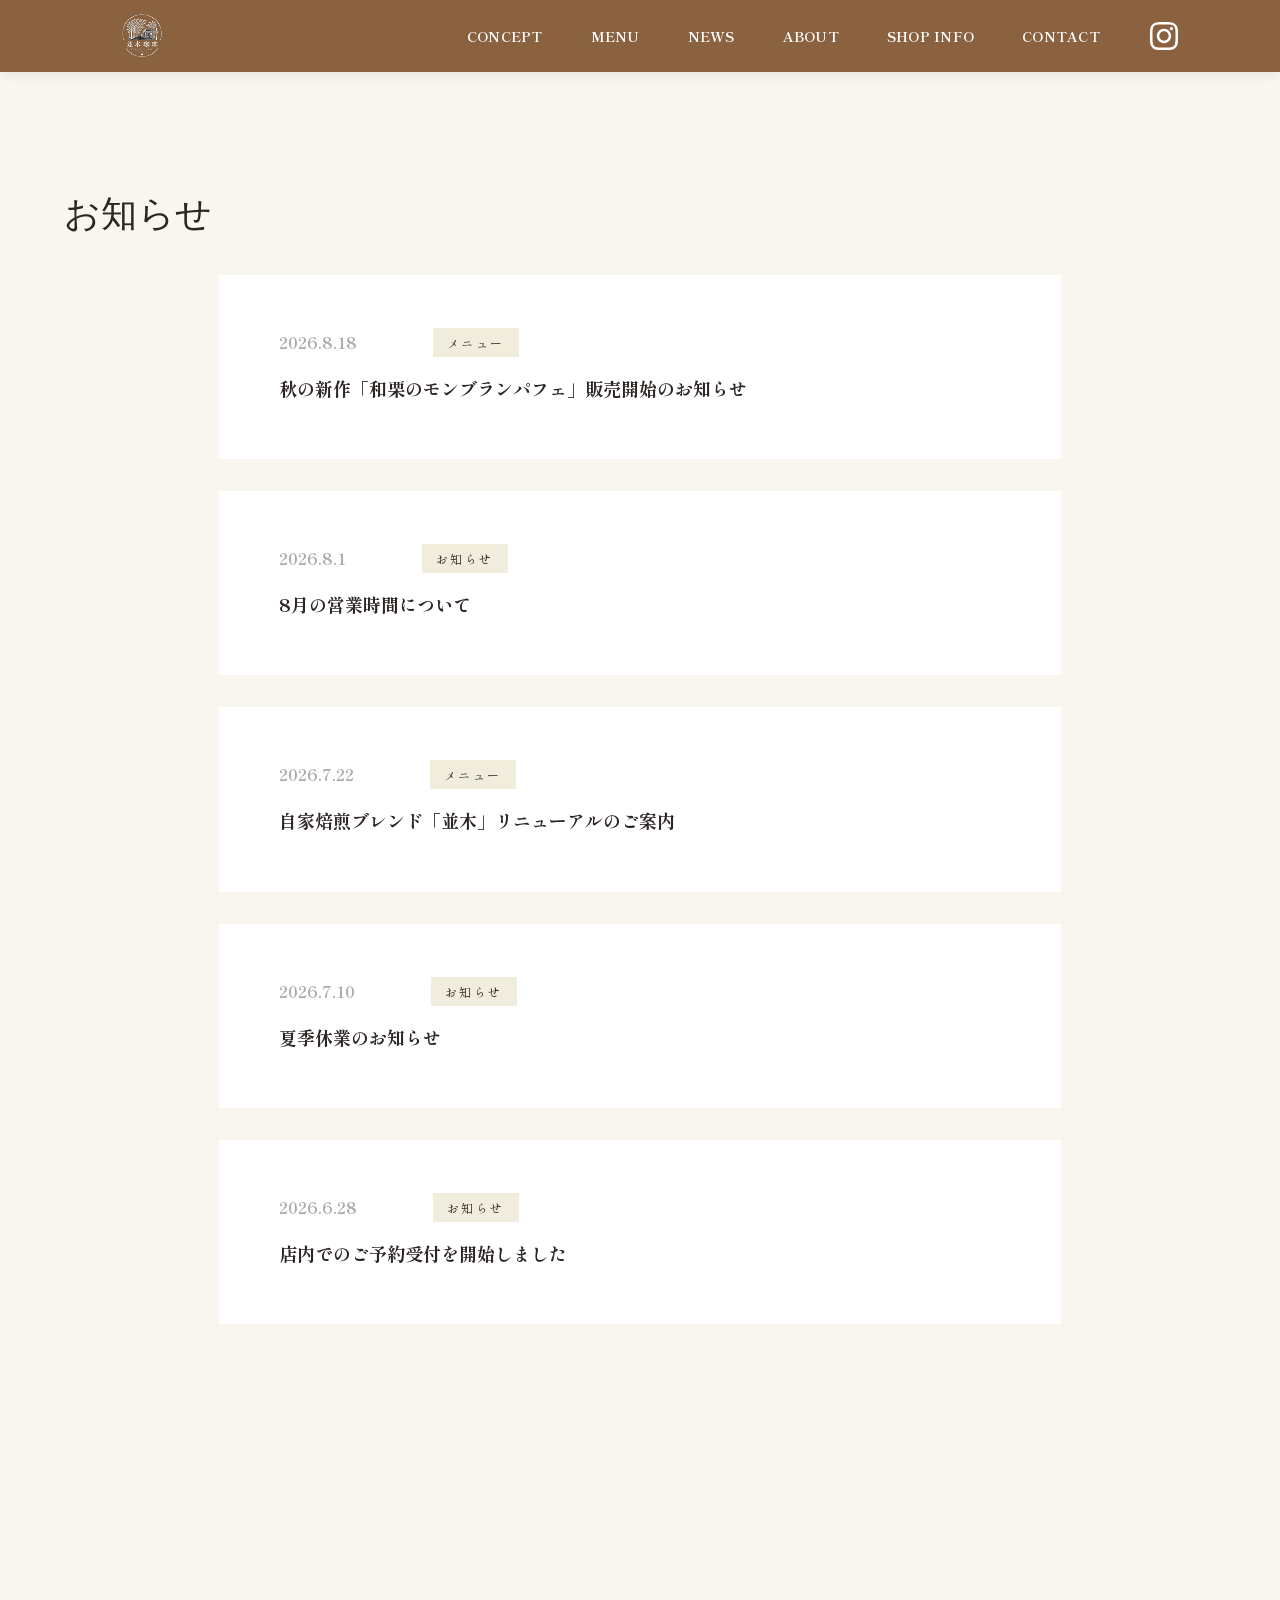
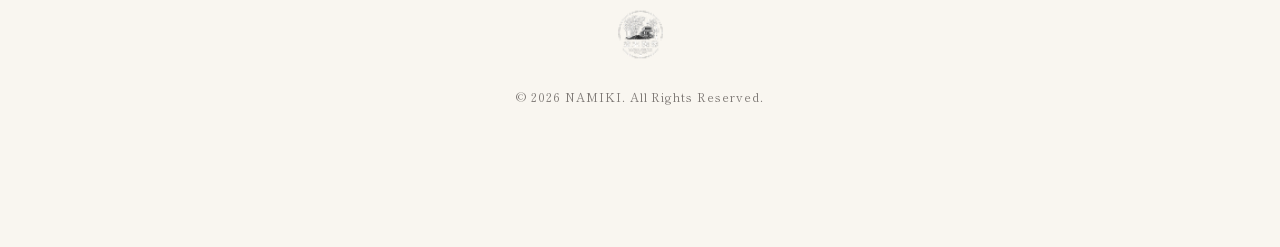
<file: docs/news.html>
<!doctype html>
<html lang="ja">
<head>
<meta charset="utf-8" />
<meta name="viewport" content="width=device-width,initial-scale=1" />
<meta name="format-detection" content="telephone=no" />

<meta name="description" content="街角の喫茶店。一杯ずつ淹れる珈琲と、季節の甘味。" />

<!-- favicon/web-clip-icon -->
<link rel="icon" href="./assets/img/favicon.ico" type="image/ico" />
<link rel="icon" href="./assets/img/favicon.png" type="image/png" />
<link rel="icon" href="./assets/img/favicon.svg" type="image/svg+xml" />
<link rel="apple-touch-icon" href="./assets/img/webclip.png" />

<!-- ogp -->
<meta property="og:site_name" content="並木珈琲" />
<meta property="og:url" content="news-single.html" />
<meta property="og:type" content="article" />
<meta property="og:title" content="お知らせ | 並木珈琲" />
<meta property="og:description" content="街角の喫茶店。一杯ずつ淹れる珈琲と、季節の甘味。" />
<meta property="og:locale" content="ja_JP" />
<meta name="twitter:card" content="summary_large_image" />

<!-- google fonts -->
<link rel="preconnect" href="https://fonts.googleapis.com" />
<link rel="preconnect" href="https://fonts.gstatic.com" crossorigin />


<title>お知らせ | 並木珈琲</title>
<link rel="stylesheet" href="https://fonts.googleapis.com/css2?family=Playfair+Display:ital,wght@0,400..900;1,400..900&amp;family=Shippori+Mincho&amp;display=swap" />
<link rel="stylesheet" href="./assets/css/reset.css" />
<link rel="stylesheet" href="./assets/css/main.css" />
</head>
<body class="page">

<!-- ▼header▼ -->
<header class="l_header">
	<h1 class="l_header-logo">
		<a href="index.html" class="l_header-logo_link">
			<img
				src="./assets/img/img_logo.png"
				alt="並木珈琲ロゴ"
				class="l_header-logo_img"
			/>
		</a>
	</h1>

	<nav class="l_header-nav js_nav">
			<ul class="l_header-nav_list">
		<li class="l_header-nav_item"><a href="index.html#concept" class="l_header-nav_link">CONCEPT</a></li>
		<li class="l_header-nav_item"><a href="index.html#menu" class="l_header-nav_link">MENU</a></li>
		<li class="l_header-nav_item"><a href="index.html#news" class="l_header-nav_link">NEWS</a></li>
		<li class="l_header-nav_item"><a href="index.html#about" class="l_header-nav_link">ABOUT</a></li>
		<li class="l_header-nav_item"><a href="index.html#shop-info" class="l_header-nav_link">SHOP INFO</a></li>
		<li class="l_header-nav_item"><a href="index.html#contact" class="l_header-nav_link">CONTACT</a></li>
		<li class="l_header-nav_item">
			<a href="https://instagram.com" target="_blank" rel="noopener" class="l_header-nav_link">
				<span class="l_header-nav_text-sp">Instagram</span>
				<svg class="l_header-nav_icon-pc" xmlns="http://www.w3.org/2000/svg" viewBox="0 0 448 512" width="24" height="24" fill="currentColor">
					<path d="M224.1 141c-63.6 0-114.9 51.3-114.9 114.9s51.3 114.9 114.9 114.9S339 319.5 339 255.9 287.7 141 224.1 141zm0 189.9c-41.4 0-75-33.6-75-75s33.6-75 75-75 75 33.6 75 75-33.6 75-75 75zm146.2-193.4c0 14.9-12 26.9-26.9 26.9-14.9 0-26.9-12-26.9-26.9s12-26.9 26.9-26.9c14.9 0 26.9 12 26.9 26.9zm76.1 27.2c-1.7-35.9-9.9-67.7-36.2-93.9-26.2-26.2-58-34.4-93.9-36.2-37-2.1-147.9-2.1-184.9 0-35.8 1.7-67.6 9.9-93.9 36.1s-34.4 58-36.2 93.9c-2.1 37-2.1 147.9 0 184.9 1.7 35.9 9.9 67.7 36.2 93.9s58 34.4 93.9 36.2c37 2.1 147.9 2.1 184.9 0 35.9-1.7 67.7-9.9 93.9-36.2 26.2-26.2 34.4-58 36.2-93.9 2.1-37 2.1-147.8 0-184.8zM398.8 388c-7.8 19.6-22.9 34.7-42.6 42.6-29.5 11.7-99.5 9-132.1 9s-102.7 2.6-132.1-9c-19.6-7.8-34.7-22.9-42.6-42.6-11.7-29.5-9-99.5-9-132.1s-2.6-102.7 9-132.1c7.8-19.6 22.9-34.7 42.6-42.6 29.5-11.7 99.5-9 132.1-9s102.7-2.6 132.1 9c19.6 7.8 34.7 22.9 42.6 42.6 11.7 29.5 9 99.5 9 132.1s2.7 102.7-9 132.1z" />
				</svg>
			</a>
		</li>
	</ul>
		</nav>

	<!--ハンバーガーメニュー-->
	<button class="m_hamburger js_hamburger" aria-label="メニューを開閉する">
		<span class="m_hamburger-bar"></span>
		<span class="m_hamburger-bar"></span>
		<span class="m_hamburger-bar"></span>
	</button>
</header>
<!-- ▲header▲ -->

<main class="main">
	<h1 class="top-title">お知らせ</h1>

	
					<div class="posts">
				<article class="post">
					<a href="news-single.html" class="post_link">
						<div class="post_content">
							<div class="post_meta">
								<time class="post_meta-date">2026.8.18</time>
								<span class="post_meta-cat">メニュー</span>
							</div>
							<!-- /.post_meta -->
							<h2 class="post_title">秋の新作「和栗のモンブランパフェ」販売開始のお知らせ</h2>
						</div>
						<!-- /.post_content -->
					</a>
					<!-- /.post_link -->
				</article>
			</div>
			<!-- /.posts -->
					<div class="posts">
				<article class="post">
					<a href="news-single.html" class="post_link">
						<div class="post_content">
							<div class="post_meta">
								<time class="post_meta-date">2026.8.1</time>
								<span class="post_meta-cat">お知らせ</span>
							</div>
							<!-- /.post_meta -->
							<h2 class="post_title">8月の営業時間について</h2>
						</div>
						<!-- /.post_content -->
					</a>
					<!-- /.post_link -->
				</article>
			</div>
			<!-- /.posts -->
					<div class="posts">
				<article class="post">
					<a href="news-single.html" class="post_link">
						<div class="post_content">
							<div class="post_meta">
								<time class="post_meta-date">2026.7.22</time>
								<span class="post_meta-cat">メニュー</span>
							</div>
							<!-- /.post_meta -->
							<h2 class="post_title">自家焙煎ブレンド「並木」リニューアルのご案内</h2>
						</div>
						<!-- /.post_content -->
					</a>
					<!-- /.post_link -->
				</article>
			</div>
			<!-- /.posts -->
					<div class="posts">
				<article class="post">
					<a href="news-single.html" class="post_link">
						<div class="post_content">
							<div class="post_meta">
								<time class="post_meta-date">2026.7.10</time>
								<span class="post_meta-cat">お知らせ</span>
							</div>
							<!-- /.post_meta -->
							<h2 class="post_title">夏季休業のお知らせ</h2>
						</div>
						<!-- /.post_content -->
					</a>
					<!-- /.post_link -->
				</article>
			</div>
			<!-- /.posts -->
					<div class="posts">
				<article class="post">
					<a href="news-single.html" class="post_link">
						<div class="post_content">
							<div class="post_meta">
								<time class="post_meta-date">2026.6.28</time>
								<span class="post_meta-cat">お知らせ</span>
							</div>
							<!-- /.post_meta -->
							<h2 class="post_title">店内でのご予約受付を開始しました</h2>
						</div>
						<!-- /.post_content -->
					</a>
					<!-- /.post_link -->
				</article>
			</div>
			<!-- /.posts -->
		
		
	</main>

	<!-- ▼▼▼ footer  ▼▼▼ -->
	<footer class="l-footer">
		<h1 class="l-footer-logo">
			<a href="index.html" class="l_footer-logo_link">
				<img
					src="./assets/img/img_logo.png"
					alt="並木珈琲ロゴ"
					class="l-footer-logo-img"
				/>
			</a>
		</h1>
		<p class="l-copyright">&copy; 2026 NAMIKI. All Rights Reserved.</p>
	</footer>
	<!-- ▲▲▲ footer ここまで ▲▲▲ -->

	<script src="./assets/js/main.js"></script>
</body>
</html>
</file>
<file: docs/assets/css/main.css>
@charset "UTF-8";

/* --------------------------------------------------------------------------
   1. Variables
   -------------------------------------------------------------------------- */
:root {
  /* Color - スタイルガイド定義 */
  --color-cream: #f9f6f0;
  --color-beige: #f0eddc;
  --color-dark: #2c2523;
  --color-brown: #8a6240;
  --color-gray: #aaaaaa;
  --color-white: #ffffff;

  /* Color  */
  --color-text: var(--color-dark);
  --color-bg: var(--color-cream);
  --black-color: var(--color-dark);
  --white-color: var(--color-white);
  --gray-color: var(--color-gray);
  --primary-color: var(--color-cream);
  --accent-color: var(--color-brown);
  --beige-color: var(--color-beige);

  /* Font family */
  --font-display: "Playfair Display", serif; /* 大見出し・NEWS・ヘッダー */
  --font-jp-heading: "Zen Maru Gothic", sans-serif; /* メニュー(ナビ・タブ) */
  --font-jp-body: "Shippori Mincho", serif; /* 本文 */

  /* エイリアス用フォント定義 */
  --font-heading: var(--font-display);
  --font-nav: var(--font-jp-heading);
  --font-body: var(--font-jp-body);

  /* Font size */
  --fz-heading-sp: 24px;
  --fz-heading-pc: 36px;
  --fz-header-sp: 24px;
  --fz-header-pc: 14px;
  --fz-menu-sp: 16px;
  --fz-menu-pc: 18px;
  --fz-body-sp: 14px;
  --fz-body-pc: 16px;

  /* Letter spacing */
  --ls-heading: 0.15em;
  --ls-body: 0.016em;
  --ls-menu: 0.01em;

  /* Line height */
  --lh-base: 28px;

  /* Spacing */
  --section-gap-sp: 70px;
  --section-gap-pc: 140px;
  --section-padding-sp: 40px;
  --section-padding-pc: 90px;

  /* Container & Content Width */
  --container-max: 1200px;
  --content-width-sm: 840px;
  --content-width: 960px;
  --content-width-lg: 1088px;

  /* z-index (全体管理用) */
  --z-index-back: -1;
  --z-index-default: 1;
  --z-index-header: 100;
  --z-index-menu: 150;
  --z-index-modal: 200;
}

/* --------------------------------------------------------------------------
   2. Base & Utility
   -------------------------------------------------------------------------- */

*,
*::before,
*::after {
  box-sizing: border-box;
}

html {
  scroll-behavior: smooth;
}

html,
body {
  margin: 0;
  padding: 0;
}

body {
  font-family: var(--font-body);
  font-size: var(--fz-body-sp);
  line-height: calc(28 / 16); /* 1.75 */
  letter-spacing: var(--ls-body);
  color: var(--color-dark);
  background-color: var(--color-cream);
}

@media screen and (min-width: 768px) {
  body {
    font-size: var(--fz-body-pc);
  }
}

button,
span,
a {
  -webkit-tap-highlight-color: transparent;
}

button {
  cursor: pointer;
}

/* img タグを囲む共通ラッパー */
.img_wrapper {
  display: block;
  overflow: hidden;
  line-height: 0;
}

/* <img> タグ共通 */
.img_wrapper img {
  width: 100%;
  /* FIXME: 下記heightを変更 */
  height: 100%;
  object-fit: cover;
}

/* フォーカスリングの指定(アクセシビリティ配慮) */
a:focus-visible,
button:focus-visible {
  outline: 2px solid var(--color-brown);
  outline-offset: 2px;
}

/* ユーザーの視覚運動軽減設定への配慮 */
@media (prefers-reduced-motion: reduce) {
  *,
  *::before,
  *::after {
    animation-duration: 0.01ms;
    animation-iteration-count: 1;
    transition-duration: 0.01ms;
    scroll-behavior: auto;
  }
}

/* ---------- ユーティリティクラス (u_) ---------- */
.u_eyebrow {
  font-family: var(--font-heading);
  font-size: 24px;
  letter-spacing: var(--ls-heading);
  /* FIXME: 下記colorを変更 */
  color: var(--color-dark);
  /* FIXME: 下記margin-bottomを変更 */
  margin-bottom: 40px;
}

@media screen and (min-width: 768px) {
  .u_eyebrow {
    font-size: 16px;
    margin-bottom: 24px;
  }
}

.u_ta-center {
  text-align: center;
}

/* 画面幅による表示切り替え  */
@media screen and (min-width: 375px) {
  .u_sm-dn {
    display: none;
  }
}

@media screen and (min-width: 1080px) {
  .u_lg-dn {
    display: none;
  }
}

/* ---------- 共通コンテナ & セクション余白 ---------- */

/* コンテナ(各セクションの __inner に適用) */
.page_top__concept__inner,
.page_top__menu__inner,
.page_top__news__inner,
.page_top__about__inner,
.page_top__shop-info__inner,
.page_top__contact__inner {
  width: 100%;
  max-width: var(--container-max);
  margin-left: auto;
  margin-right: auto;
  padding-left: 20px;
  padding-right: 20px;
}

@media screen and (min-width: 768px) {
  .page_top__concept__inner,
  .page_top__menu__inner,
  .page_top__news__inner,
  .page_top__about__inner,
  .page_top__shop-info__inner,
  .page_top__contact__inner {
    padding-left: 40px;
    padding-right: 40px;
  }
}

/* セクション間・セクション内の余白 */
.page_top__concept,
.page_top__menu,
.page_top__news,
.page_top__about,
.page_top__shop-info,
.page_top__contact {
  margin-top: var(--section-gap-sp);
  /* padding-top: var(--section-padding-sp); */
  padding-bottom: var(--section-padding-sp);
}

@media screen and (min-width: 768px) {
  .page_top__concept,
  .page_top__menu,
  .page_top__news,
  .page_top__about,
  .page_top__shop-info,
  .page_top__contact {
    margin-top: var(--section-gap-pc);
    /* pl-footeradding-top: var(--section-padding-pc); */
    padding-bottom: var(--section-padding-pc);
  }
}

body.top-page .l_header {
  position: absolute;
  top: 0;
  left: 0;
  width: 100%;
  background-color: transparent;
  border-bottom: none;
  z-index: 100;
  box-sizing: border-box;
}

@media screen and (min-width: 1090px) {
  body.top-page .l_header {
    padding: 0 100px;
    background-color: transparent;
  }
}

body.top-page .m_slider {
  width: 100vw;
  /* FIXME: 下記heightを追加 */
  height: 100vh;
  max-width: 100vw;
  margin-left: calc(50% - 50vw);
  margin-top: 0;
  position: relative;
  z-index: 1;
}

@media screen and (min-width: 1090px) {
  body.top-page .m_slider {
    height: 100vh;
  }
}

@media screen and (min-width: 1090px) {
  body.top-page .m_slider__catch {
    left: max(20px, calc((100vw - var(--container-max, 1200px)) / 2 + 100px));
    transform: none;
  }
}
/* --------------------------------------------------------------------------
   Header & Hamburger Component
   -------------------------------------------------------------------------- */
.l_header {
  background-color: var(--accent-color);
  font-family: var(--font-ja-body);
  height: 72px;
  width: 100%;
  padding: 0 16px;
  display: flex;
  justify-content: space-between;
  align-items: center;
  position: fixed;
  top: 0;
  left: 0;
  z-index: var(--z-index-header);
  /* ▼追加: スクロール連動アニメーション用のtransition */
  transition:
    transform 0.35s ease,
    background-color 0.35s ease,
    box-shadow 0.35s ease;
}

@media screen and (min-width: 1090px) {
  .l_header {
    padding: 0 100px;
    /* ▼修正: ここにあった position: absolute; を削除。
       全ページのPC幅に効いてしまい、下層ページのヘッダーが
       固定されなくなっていたのが原因。position指定はトップページ専用の
       ルール（body.top-page .l_header 系）側にのみ持たせる。 */
  }
}

/* ▼追加: スクロールでヘッダーが固定表示に切り替わった時の影(全ページ共通) */
.l_header.is-fixed {
  box-shadow: 0 2px 12px rgba(0, 0, 0, 0.08);
}

/* ▼追加・修正: トップページはSP・PC問わず、スクロール後に固定表示へ切り替える。
   メディアクエリで囲むとSP版で効かなくなるため、ここでは全幅共通にする。 */
body.top-page .l_header.is-fixed {
  position: fixed;
  background-color: var(--accent-color);
}

/* ▼追加: 下スクロールで隠す */
.l_header.is-hidden {
  transform: translateY(-100%);
}

/* ▼追加: ハンバーガーメニューが開いている間は隠さない */
.l_header.is-hidden:has(.l_header-nav.is-active) {
  transform: translateY(0);
}

.l_header-logo {
  width: 112px;
  height: auto;
  display: flex;
  align-items: center;
}

.l_header-logo_link {
  height: 100%;
  display: flex;
  align-items: center;
}

@media screen and (min-width: 343px) {
  .l_header-logo_img {
    width: 84px;
    height: auto;
  }
}

.l_header-nav {
  position: fixed;
  top: 0;
  right: 0;
  bottom: 0;
  left: 0;
  z-index: 9998;
  background: var(--black-color);

  opacity: 0;
  pointer-events: none;
  transition: opacity 0.3s ease;

  display: flex;
  justify-content: center;
  align-items: center;
}

.l_header-nav.is-active {
  opacity: 1;
  pointer-events: auto;
}

@media screen and (min-width: 1090px) {
  .l_header-nav {
    display: block;
    opacity: 1;
    position: static;
    background: transparent;
    pointer-events: auto;
  }
}

/* --- ナビゲーションの中身 --- */
.l_header-nav_list {
  display: flex;
  flex-direction: column;
  align-items: center;
  gap: 40px;
}

@media screen and (min-width: 1090px) {
  .l_header-nav_list {
    flex-direction: row;
    gap: 0;
  }
}

.l_header-nav_item {
  text-align: center;
  font-size: 16px;
  font-weight: bold;
}

.l_header-nav_item a {
  color: var(--white-color);
  text-decoration: none;
}

@media screen and (min-width: 1090px) {
  .l_header-nav_item {
    font-size: 14px;
    margin-left: 48px;
  }
  .l_header-nav_item:first-child {
    margin-left: 0;
  }
}

.l_header-nav_icon-pc {
  display: none;
}
.l_header-nav_text-sp {
  display: inline;
}

@media screen and (min-width: 1090px) {
  .l_header-nav_text-sp {
    display: none;
  }
  .l_header-nav_icon-pc {
    display: block;
    width: 32px;
    height: 32px;
    color: var(--white-color);
    transition: opacity 0.3s ease;
  }
  .l_header-nav_icon-pc:hover {
    opacity: 0.7;
  }
  .l_header-nav_link {
    display: flex;
    align-items: center;
    height: 100%;
  }
}

/* --- 🍔 ハンバーガーボタン --- */
.m_hamburger {
  display: flex;
  flex-direction: column;
  justify-content: space-between;
  width: 30px;
  height: 20px;
  background: transparent;
  border: none;
  cursor: pointer;
  padding: 0;
  z-index: 9999;
  position: relative;
}

@media screen and (min-width: 1090px) {
  .m_hamburger {
    display: none;
  }
}

.m_hamburger-bar {
  display: block;
  width: 100%;
  height: 2px;
  background-color: var(--white-color);
  position: absolute;
  left: 0;

  transition:
    transform 0.3s ease,
    opacity 0.3s ease,
    top 0.3s ease;
}

.m_hamburger-bar:nth-child(1) {
  top: 0;
}
.m_hamburger-bar:nth-child(2) {
  top: 9px;
}
.m_hamburger-bar:nth-child(3) {
  top: 18px;
}

/* --- ❌ ボタンがアクティブ（開いた時）の変形 --- */
.js_hamburger.is-active .m_hamburger-bar:nth-child(1) {
  top: 9px;
  transform: rotate(45deg);
}
.js_hamburger.is-active .m_hamburger-bar:nth-child(2) {
  opacity: 0;
}
.js_hamburger.is-active .m_hamburger-bar:nth-child(3) {
  top: 9px;
  transform: rotate(-45deg);
}

/* 背景スクロール固定用クラス */
.js_body.is-active {
  overflow: hidden;
}

/* --------------------------------------------------------------------------
   MV Slider
   -------------------------------------------------------------------------- */
.m_slider {
  position: relative;
  overflow: hidden;
  width: 100%;
  /* background-color: var(--color-dark); */
}

.m_slider__list {
  position: relative;
  width: 100%;
  margin: 0;
  padding: 0;
  list-style: none;
  /* FIXME: 下記heightを変更 */
  height: 100%;
}

@media screen and (min-width: 1090px) {
  .m_slider__list {
    height: 100%;
  }
}

.m_slider__item {
  position: absolute;
  top: 0;
  left: 0;
  width: 100%;
  height: 100%;
  opacity: 0;
  visibility: hidden;
  transition:
    opacity 1.5s ease-in-out,
    visibility 1.5s ease-in-out;
  z-index: 1;
}

.m_slider__item.is-active {
  opacity: 1;
  visibility: visible;
  z-index: 2;
}

.m_slider__img-wrap {
  width: 100%;
  height: 100%;
}

.m_slider__img {
  display: block;
  width: 100%;
  height: 100%;
  object-fit: cover;
}

.m_slider__img--sp {
  display: block;
}

@media screen and (min-width: 1090px) {
  .m_slider__img--sp {
    display: none;
  }
}

.m_slider__img--pc {
  display: none;
}

@media screen and (min-width: 1090px) {
  .m_slider__img--pc {
    display: block;
  }
}

.m_slider__catch {
  position: absolute;
  writing-mode: vertical-rl;
  white-space: nowrap;
  font-family: var(--font-jp-body);
  color: var(--color-white);
  text-shadow: 0 2px 10px rgba(0, 0, 0, 0.6);
  z-index: calc(var(--z-index-default) + 10);
  pointer-events: none;
  margin: 0;
  padding: 0;
  top: 50%;
  left: 50%;
  transform: translate(-50%, -50%);
  /* FIXME: 下記font-sizeをデザインカンプに合わせて変更 */
  font-size: 36px;
  /* FIXME: 下記letter-spacingをデザインカンプに合わせて変更 */
  letter-spacing: 0.15em;
  line-height: 1.8;
}

@media screen and (min-width: 1090px) {
  .m_slider__catch {
    top: 193px;
    left: calc(50% - 545px + 236px);
    transform: none;
    font-size: 28px;
    line-height: 2.2;
  }
}
/* --------------------------------------------------------------------------
   Concept 
   -------------------------------------------------------------------------- */
.page_top__concept {
  /* FIXME: 下記padding-topとbottomを変更 */
  /* padding-top: 154px; */
  padding-bottom: 70px;

  @media screen and (min-width: 1090px) {
    /* padding-top: 140px; */
    padding-bottom: 112px;
  }
}

.page_top__concept__inner {
  width: 100%;
  margin: 0 auto;

  /* @media screen and (min-width: 1090px) {
    display: grid;
    grid-template-columns: 1fr 300px;
    grid-template-rows: auto auto 1fr;
    column-gap: 134px;
    align-items: start;
  } */
}

.page_top__concept .u_eyebrow {
  margin-bottom: 40px;
  font-size: 24px;
}

@media screen and (min-width: 768px) {
  .page_top__concept .u_eyebrow {
    font-size: 36px;
  }
}

@media screen and (min-width: 1090px) {
  /* margin-bottom: 90px;
  grid-column: 1;
  grid-row: 1; */
}

@media (min-width: 1090px) {
  .page_top__contact .u_eyebrow {
    font-size: 36px;
  }
}

@media screen and (min-width: 768px) {
  .top_concept_contents-wrapper {
    display: flex;
    justify-content: space-between;
    gap: 80px;
  }
}

@media screen and (min-width: 1080px) {
  .top_concept_contents-wrapper {
    padding-right: 100px;
    padding-left: 100px;
  }
}

.page_top__concept__heading {
  /* FIXME: 下記font-familyのvarの中身を変更 */
  font-family: var(--font-jp-body);
  font-size: var(--fz-heading-sp, 24px);
  letter-spacing: var(--ls-heading, 0.1em);
  line-height: 1.6;
  margin-bottom: 36px;

  /* @media screen and (min-width: 1090px) {
    font-size: var(--fz-heading-pc, 28px);
    margin-bottom: 61px;
    grid-column: 1;
    grid-row: 2;
  } */
}

/* .page_top__concept__body {
  @media screen and (min-width: 1090px) {
    grid-column: 1;
    grid-row: 3;
  }
} */

.page_top__concept__desc {
  font-family: var(--font-jp-body);
  font-size: var(--fz-body-sp, 14px);
  letter-spacing: var(--ls-body, 0.05em);
  line-height: 1.8;

  &:nth-child(1) {
    margin-bottom: 29px;

    /* @media screen and (min-width: 1090px) {
      margin-bottom: 28px;
    } */
  }

  &:nth-child(2) {
    margin-bottom: 25px;

    /* @media screen and (min-width: 1090px) {
      margin-bottom: 28px;
    } */
  }

  &:nth-child(3) {
    margin-bottom: 42px;

    /* @media screen and (min-width: 1090px) {
      margin-bottom: 0;
    } */
  }
  /* 
  @media screen and (min-width: 1090px) {
    font-size: var(--fz-body-pc, 15px);
  } */
}

.page_top__concept__imgs {
  position: relative;
  /* display: flex; */
  width: 100%;
  aspect-ratio: 343 / 212;
  /* height: 220px; */

  /* @media screen and (min-width: 768px) {
    grid-column: 2;
    grid-row: 1 / 4;
    position: static;
    flex-direction: column;
    height: auto;
    gap: 15px;
  } */
}

@media screen and (min-width: 768px) {
  .page_top__concept__imgs {
    position: static;
    display: flex;
    flex-direction: column;
    gap: 16px;
    max-width: 250px;
  }
}

.page_top__concept__img:nth-child(1) {
  position: absolute;
  top: 0;
  left: 0;
  width: 58%;
  z-index: 2;
}

@media screen and (min-width: 768px) {
  .page_top__concept__img:nth-child(1) {
    position: static;
    width: 100%;
  }
}

.page_top__concept__img:nth-child(2) {
  position: absolute;
  bottom: 0px;
  right: 0;
  width: 58%;
  z-index: 1;
}

@media screen and (min-width: 768px) {
  .page_top__concept__img:nth-child(2) {
    position: static;
    width: 100%;
  }
}

/* --------------------------------------------------------------------------
   Menu 
   -------------------------------------------------------------------------- */
.page_top__menu {
  /* padding-top: 64px; */

  @media screen and (min-width: 1090px) {
    padding-top: 140px;
  }
}

.page_top__menu .u_eyebrow {
  margin-bottom: 40px;
  font-size: 24px;

  @media screen and (min-width: 1090px) {
    margin-bottom: 90px;
  }
}

@media (min-width: 768px) {
  .page_top__menu .u_eyebrow {
    font-size: 36px;
  }
}

/* 季節限定（おすすめ）ブロック */
.page_top__menu__featured {
  position: relative;
  width: 100%;
  margin-left: auto;
  margin-right: auto;
  margin-bottom: 40px;

  @media screen and (min-width: 1090px) {
    max-width: 841px;
    margin-bottom: 60px;
  }
}

.page_top__menu__featured-img {
  width: 100%;
  overflow: hidden;
  margin-bottom: 8px;

  @media screen and (min-width: 1090px) {
    margin-bottom: 12px;
  }
}

.page_top__menu__featured-img-el {
  width: 100%;
  height: auto;
  display: block;
  object-fit: cover;
}

.page_top__menu__featured-name {
  font-family: var(--font-jp-body);
  font-size: var(--fz-body-sp, 14px);
  letter-spacing: var(--ls-body, 0.05em);
  line-height: 1.4;
  text-align: center;
  margin-bottom: 4px;

  @media screen and (min-width: 1090px) {
    font-size: var(--fz-body-pc, 16px);
    margin-bottom: 8px;
  }
}

.page_top__menu__featured-price {
  font-family: var(--font-jp-body);
  font-size: var(--fz-body-sp, 14px);
  letter-spacing: var(--ls-body, 0.05em);
  line-height: 1.4;
  text-align: center;
  color: var(--black-color);

  @media screen and (min-width: 1090px) {
    font-size: var(--fz-body-pc, 16px);
  }
}

.m_badge {
  position: absolute;
  top: -30px;
  right: 0;
  background-color: transparent;
  border: 1px solid var(--color-dark, #333);
  color: var(--color-dark, #333);
  font-size: 12px;
  padding: 2px 29px;
  z-index: 2;
  white-space: nowrap;

  @media screen and (min-width: 1090px) {
    top: -30px;
    right: 0;
    padding: 2px 12px;
    font-size: 11px;
  }
}

/* タブエリア */
.m_tab {
  width: 100%;
}

.m_tab__list {
  display: flex;
  justify-content: center;
  align-items: center;
  gap: 18px;
  margin-bottom: 40px;
  padding: 0;
  list-style: none;

  @media screen and (min-width: 1090px) {
    gap: 40px;
    margin-bottom: 74px;
  }
}

.m_tab__btn {
  display: flex;
  align-items: center;
  justify-content: center;
  width: 102px;
  height: 44px;
  padding: 0;
  background-color: transparent;
  border: 1px solid var(--color-dark, #333);
  color: var(--color-dark, #333);
  font-family: var(--font-heading, sans-serif);
  font-size: 14px;
  letter-spacing: 0.1em;
  cursor: pointer;
  transition:
    background-color 0.3s ease,
    color 0.3s ease;

  &.is-active {
    background-color: var(--color-dark, #333);
    color: var(--color-white, #fff);
  }

  @media screen and (min-width: 1090px) {
    width: 216px;
    height: 56px;
    font-size: 16px;
  }
}

/* --- タブパネル全体 --- */
.page_top__menu__list {
  display: flex;
  flex-direction: column;
  gap: 30px;
  margin: 0;
  padding: 0;

  @media screen and (min-width: 1090px) {
    gap: 60px;
  }
}

.page_top__menu__list.is-hidden {
  display: none;
}

/* --- 1〜3個目のグループ（SP: 1列 / PC: 上2個・下1個） --- */
.page_top__menu__group-top {
  display: grid;
  grid-template-columns: 1fr;
  gap: 40px 0;
  margin: 0;
  padding: 0;
  list-style: none;

  @media screen and (min-width: 1090px) {
    display: grid;
    grid-template-columns: 476px 476px;
    justify-content: center;
    gap: 60px 136px;

    .page_top__menu__item:nth-child(3) {
      grid-column: 1 / 3;
      width: 476px;
      justify-self: center;
    }
  }
}

/* --- 4番目以降のグループ（SP: 2列グリッド / PC: 3列グリッド） --- */
.page_top__menu__group-bottom {
  display: grid;
  grid-template-columns: repeat(2, 1fr);
  gap: 30px 16px;
  margin: 0;
  padding: 0;
  list-style: none;

  @media screen and (min-width: 1090px) {
    display: grid;
    grid-template-columns: repeat(3, 340px);
    justify-content: center;
    gap: 60px 35px;
  }
}

/* 共通アイテムパーツ */
.page_top__menu__item {
  width: 100%;
  text-align: center;

  &--empty {
    grid-column: 1 / -1;
    padding: 60px 0;
    color: var(--color-gray, #888);
    font-size: 14px;
  }
}

/* サムネイル画像 */
.page_top__menu__thumb {
  width: 100%;
  aspect-ratio: 343 / 239;
  overflow: hidden;
  margin-bottom: 8px;

  @media screen and (min-width: 1090px) {
    .page_top__menu__group-top & {
      width: 476px;
      height: 332px;
      aspect-ratio: auto;
    }
    .page_top__menu__group-bottom & {
      width: 340px;
      height: 237px;
      aspect-ratio: auto;
    }
    margin-bottom: 16px;
  }
}

.page_top__menu__thumb-el {
  width: 100%;
  height: 100%;
  object-fit: cover;
  display: block;
}

/* 商品名 */
.page_top__menu__name {
  font-family: var(--font-jp-body);
  font-size: var(--fz-body-sp, 13px);
  letter-spacing: var(--ls-body, 0.05em);
  line-height: 1.4;
  text-align: center;
  margin-bottom: 2px;

  @media screen and (min-width: 1090px) {
    font-size: var(--fz-body-pc, 16px);
    margin-bottom: 8px;
  }
}

/* 価格 */
.page_top__menu__price {
  font-family: var(--font-jp-body);
  font-size: var(--fz-body-sp, 13px);
  letter-spacing: var(--ls-body, 0.05em);
  line-height: 1.4;
  text-align: center;
  /* FIXME: 下記colorを変更 */
  color: var(--color-dark);

  @media screen and (min-width: 1090px) {
    font-size: var(--fz-body-pc, 16px);
  }
}

/* --------------------------------------------------------------------------
   News
   -------------------------------------------------------------------------- */

.page_top__news {
  background-color: var(--color-cream);
  padding-top: 40px;
  padding-bottom: 40px;
  margin-top: 280px;
}

@media (min-width: 768px) {
  .page_top__news {
    padding-right: 100px;
    padding-left: 100px;
    margin-top: 280px;
  }
}

.page_top__news .u_eyebrow {
  margin-bottom: 40px;
  font-size: 24px;
}

@media (min-width: 768px) {
  .page_top__news .u_eyebrow {
    margin-bottom: 90px;
    font-size: 36px;
  }
}

.page_top__news__inner {
  width: 100%;
  max-width: var(--grid-pc);
  margin: 0 auto;
  padding: 0 16px;
}

@media (min-width: 1090px) {
  .page_top__news__inner {
    padding: 0 20px;
  }
}

.page_top__news__list {
  display: flex;
  flex-direction: column;
  gap: 12px;
  margin-bottom: 40px;
}

@media (min-width: 1090px) {
  .page_top__news__list {
    gap: 16px;
    margin-bottom: 50px;
  }
}

/* 記事カード個別 */
.page_top__news__item {
  display: block;
  background-color: var(--color-white);
  padding: 20px 16px;
  text-decoration: none;
  border: 1px solid rgba(44, 37, 35, 0.03);
  transition:
    transform 0.3s ease,
    box-shadow 0.3s ease;
}

@media (min-width: 1090px) {
  .page_top__news__item {
    padding: 24px 30px;
  }
}

.page_top__news__item:hover {
  transform: translateY(-2px);
  box-shadow: 0 8px 20px rgba(44, 37, 35, 0.06);
}

.page_top__news__meta {
  display: flex;
  align-items: center;
  gap: 16px;
  margin-bottom: 10px;
}

.page_top__news__date {
  font-family: var(--font-en-logo);
  font-size: 13px;
  color: #a0a0a0;
  letter-spacing: 0.05em;
}

.page_top__news__category {
  font-family: var(--font-ja-body);
  font-size: 11px;
  background-color: #efece7;
  color: var(--color-dark);
  padding: 2px 14px;
  letter-spacing: 0.05em;
}

.page_top__news__title {
  font-family: var(--font-ja-body);
  font-size: 15px;
  font-weight: 700;
  line-height: 1.5;
  color: var(--color-dark);
  transition: opacity 0.3s ease;
}

@media (min-width: 1090px) {
  .page_top__news__title {
    font-size: 17px;
  }
}

.page_top__news__item:hover .page_top__news__title {
  opacity: 0.7;
}

/* VIEW MORE ボタン */
.page_top__news__more-container {
  display: flex;
  justify-content: flex-end;
  margin-top: 30px;
}

@media (min-width: 1090px) {
  .page_top__news__more-container {
    margin-top: 40px;
  }
}

.page_top__news__more-btn {
  position: relative;
  font-family: var(--font-en-logo);
  font-size: 13px;
  color: var(--color-dark);
  text-decoration: none;
  letter-spacing: 0.15em;
  padding-bottom: 8px;
  padding-right: 32px;
  border-bottom: 1px solid var(--color-dark);
  transition:
    color 0.3s ease,
    border-color 0.3s ease;
}

.page_top__news__more-btn::after {
  content: "";
  position: absolute;
  bottom: 0;
  right: 0;
  width: 12px;
  height: 0;
  border-bottom: 1px solid var(--color-dark);
  transform: rotate(45deg);
  transform-origin: bottom right;
  transition: background-color 0.3s ease;
}

.page_top__news__more-btn:hover {
  color: var(--color-accent);
}

.page_top__news__more-btn:hover::after {
  border-right-color: var(--color-accent);
}

main {
  max-width: 1200px;
  margin: 0 auto;
  padding: clamp(70px, 15vw, 140px) clamp(16px, 3vw, 24px);
}

.top-title {
  font-family: "Playfair Display";
  font-size: clamp(24px, 12px + 3vw, 36px);
  letter-spacing: 0.01em;
  color: #2c2523;
  /* FIXME: 下記を追記 */
  margin-top: 40px;
}

.posts {
  max-width: 842px;
  margin: clamp(20px, 10vw, 32px) auto 0;
}

.post {
  background: #fff;
  /* ▼追加: ホバーアニメーション用のtransition */
  transition:
    transform 0.3s ease,
    box-shadow 0.3s ease;
}

.post:not(:first-child) {
  margin-top: 32px;
}

/* ▼追加: カード全体がふわっと浮き上がるホバーエフェクト
   (page_top__news__item:hover と同じ動き) */
.post:hover {
  transform: translateY(-2px);
  box-shadow: 0 8px 20px rgba(44, 37, 35, 0.06);
}

.post_content {
  padding: clamp(20px, 6.3vw, 53px) clamp(20px, 7.5vw, 60px);
}

.post_meta {
  display: flex;
  align-items: center;
  gap: 16px;
}

.post_meta-date {
  color: #aaa;
  font-size: 16px;
  font-weight: bold;
  line-height: 23px;
  letter-spacing: 0;
  margin-right: 60px;
}

.post_meta-cat {
  display: inline-block;
  font-size: 12px;
  letter-spacing: 0.2em;
  line-height: 23px;
  padding: 3px 14px;
  background: #f0eddc;
}

.post_title {
  font-size: 18px;
  font-weight: bold;
  line-height: 35.2px;
  letter-spacing: 0;
  margin-top: 14px;
  /* ▼追加: ホバー時のフェード用transition */
  transition: opacity 0.3s ease;
}

/* ▼追加: ホバー時にタイトルの色を少し薄くする */
.post:hover .post_title {
  opacity: 0.7;
}

/* ---------- pagination ---------- */

.pagination {
  display: flex;
  align-items: center;
  justify-content: center;
  /* sp: 40px / pc: 90px */
  margin-top: clamp(40px, 10vw, 90px);
  gap: 8px;
}

.pagination_numbers {
  font-family: var(--font-jp-body);
  font-weight: bold;
  font-style: 16px;
  display: flex;
  align-items: center;
  justify-content: center;
  border: 2px;
  background-color: #f7f7f7;
  height: 40px;
  width: 40px;
  background: #fff;
}

.pagination_numbers__current {
  color: #fff;
  background: #8a6240;
}

.pagination_numbers__between {
  color: #333333;
  font-family: "Noto Sans JP";
}

.pagination_numbers__next {
  position: relative;
}

.pagination_numbers__next::before {
  content: "";
  width: 8px;
  height: 8px;
  border-top: 1px solid #2c2523;
  border-right: 1px solid #2c2523;
  transform: rotate(45deg);
}

/* --------------------------------------------------------------------------
   3. Single Page (個別ページ)
   -------------------------------------------------------------------------- */
.single_contents {
  width: 100%;
  padding-top: 70px;
  padding-bottom: 70px;
  font-family: var(--font-body);
  letter-spacing: var(--ls-body);
  box-sizing: border-box;
}

@media screen and (min-width: 768px) {
  .single_contents {
    padding-top: 140px;
    padding-bottom: 140px;
  }
}

.single_main_meta {
  display: flex;
  align-items: start;
}

.single_main_meta-date {
  font-size: 14px;
}

@media screen and (min-width: 768px) {
  .single_main_meta-date {
    font-size: 16px;
  }
}

.single_main_meta-cat {
  font-size: 12px;
  padding: 1.5px 14px;
  background: var(--beige-color);
  margin-left: 26px;
}

@media screen and (min-width: 768px) {
  .single_main_meta-cat {
    font-size: 16px;
    padding: 3px 14px;
  }
}

.single_main_title {
  font-size: 24px;
  font-weight: bold;
  letter-spacing: var(--ls-body);
  margin-top: 9px;
}

@media screen and (min-width: 1080px) {
  .single_main_title {
    font-size: 32px;
    margin-top: 38px;
  }
}

.single_main_thumb-wrapper {
  margin-top: 40px;
}

@media screen and (min-width: 1080px) {
  .single_main_thumb-wrapper {
    margin-top: 90px;
  }
}

.single_main_thumb {
  width: 100%;
  height: 201px;
  object-fit: cover;
  display: block;
}

@media screen and (min-width: 768px) {
  .single_main_thumb {
    height: 447px;
  }
}

.single_main_contents {
  margin-top: 52px;
}

@media screen and (min-width: 1080px) {
  .single_main_contents {
    margin-top: 70px;
  }
}

.single_main_contents p {
  font-size: 14px;
}

@media screen and (min-width: 1080px) {
  .single_main_contents p {
    font-size: 16px;
  }
}

.single_main_contents p + p {
  margin-top: 32px;
}

.single_main_btn-wrapper {
  text-align: right;
  margin-top: 70px;
}

@media screen and (min-width: 1080px) {
  .single_main_btn-wrapper {
    margin-top: 90px;
  }
}

.single_main_btn {
  font-size: 14px;
  display: inline-block;
  position: relative;
  box-sizing: border-box;
  max-width: 220px;
  padding: 25px 35px 5px 31px;
  cursor: pointer;
  transition: all 0.3s;
}

@media screen and (min-width: 1080px) {
  .single_main_btn {
    font-size: 16px;
    padding: 21px 46px 7px 37px;
  }
}

.single_main_btn::before {
  content: "";
  position: absolute;
  width: 185px;
  height: 1px;
  background: var(--black-color);
  bottom: 0;
  left: 0;
  transition: all 0.3s;
}

@media screen and (min-width: 1080px) {
  .single_main_btn::before {
    width: 220px;
  }
}

.single_main_btn::after {
  content: "";
  position: absolute;
  width: 23px;
  height: 1px;
  background: var(--black-color);
  rotate: 40deg;
  right: -3px;
  bottom: 7px;
  transition: all 0.3s;
}

@media screen and (min-width: 1080px) {
  .single_main_btn::after {
    width: 30px;
    right: -5px;
    bottom: 9px;
  }
}

.single_main_btn:hover::after,
.single_main_btn:hover::before {
  translate: 10px 0;
  transition: all 0.3s;
}

@media screen and (min-width: 1080px) {
  .single_main_btn:hover::after,
  .single_main_btn:hover::before {
    translate: 15px 0;
    transition: all 0.3s;
  }
}

.photo-section {
  background-color: var(--color-cream);
  padding-top: 40px;
  padding-bottom: 40px;
  margin-top: 280px;
}
/* ループスライドショー */
.about-slider-outer {
  width: 100%;
  overflow: hidden;
  margin-bottom: 40px;
}

.about-slider-track {
  display: flex;
  width: max-content;
}

/* 1グループ */
.about-slide-group {
  display: flex;
  gap: 12px;
  padding-right: 12px;
  animation: loop-slide 35s linear infinite;
}

/* スライドショー各列の画像共通 */
.about-slider-track img {
  width: 100%;
  height: 100%;
  object-fit: cover;
  display: block;
}

/* （小画像×2） */
.slide-col-double {
  display: flex;
  flex-direction: column;
  gap: 12px;
  width: 140px;
}
.slide-img-s {
  height: 94px;
}

/* 縦長 */
.slide-col-tall {
  width: 140px;
  height: 200px;
}

/* 細縦長 */
.slide-col-slim {
  width: 80px;
  height: 200px;
}

/* 横長 */
.slide-col-wide {
  width: 240px;
  height: 200px;
}

/* マウスホバー時に一時停止させる処理 */
.about-slider-outer:hover .about-slide-group {
  animation-play-state: paused;
}

/* ループアニメーション */
@keyframes loop-slide {
  0% {
    transform: translateX(0);
  }
  100% {
    transform: translateX(-100%);
  }
}

@media screen and (min-width: 375px) {
  .about-slider-group {
    gap: 24px;
    padding-right: 24px;
  }

  .slide-col-double {
    gap: 24px;
    width: 320px;
  }
  .slide-img-s {
    height: 180px;
  }

  .slide-col-tall {
    width: 320px;
    height: 384px;
  }

  .slide-col-slim {
    width: 140px;
    height: 384px;
  }

  .slide-col-wide {
    width: 480px;
    height: 384px;
  }
}
/* --------------------------------------------------------------------------
    About (page_top__about)
   -------------------------------------------------------------------------- */

.page_top__about {
  background-color: var(--color-cream);
  /* padding-top: 40px; */
  padding-bottom: 40px;
  margin-top: 140px;
}

@media screen and (min-width: 768px) {
  .page_top__about__inner {
    display: grid;
    grid-template-columns: 320px 1fr;
    grid-template-areas:
      "eyebrow eyebrow"
      "main  body"
      "sub  sub";
    gap: 40px 60px;
    align-items: start;
  }

  .page_top__about .u_eyebrow {
    grid-area: eyebrow;
    font-size: 36px;
  }
}

.page_top__about__main-img {
  aspect-ratio: 4 / 5;
  margin-bottom: 24px;
}

@media screen and (min-width: 768px) {
  .page_top__about__main-img {
    grid-area: main;
    margin-bottom: 0;
  }
}

.page_top__about__main-img-el {
  width: 100%;
  height: 100%;
  object-fit: cover;
}

.page_top__about__body {
  margin-bottom: 32px;
}

@media screen and (min-width: 768px) {
  .page_top__about__body {
    grid-area: body;
    margin-bottom: 0;
  }
}

.page_top__about__desc {
  font-family: var(--font-jp-body);
  font-size: var(--fz-body-sp);
  letter-spacing: var(--ls-body);
  line-height: var(--lh-base);
}

@media screen and (min-width: 768px) {
  .page_top__about__desc {
    font-size: var(--fz-body-pc);
    line-height: var(--lh-base);

  }
}

.page_top__about__desc + .page_top__about__desc {
  margin-top: 32px;
}

.page_top__about__sub-imgs {
  display: flex;
  gap: 12px;
}

@media screen and (min-width: 768px) {
  .page_top__about__sub-imgs {
    grid-area: sub;
    gap: 16px;
    margin-top: 40px; /* 追加：メイン行との間隔を広げる場合 */
  }
}

.page_top__about__sub-imgs > .img_wrapper {
  flex: 1;
  aspect-ratio: 4 / 3;
}

.page_top__about__sub-img-el {
  width: 100%;
  height: 100%;
  object-fit: cover;
}

/* --------------------------------------------------------------------------
    Shop Info (page_top__shop-info)
   -------------------------------------------------------------------------- */
.page_top__shop-info {
  background: url(../img/img_shop_SP.jpg);
  color: var(--color-white);
  margin-left: calc(50% - 50vw);
  margin-right: calc(50% - 50vw);
  width: 100vw;
  padding-top: 100px;
}

.page_top__shop-info .u_eyebrow {
  font-size: 24px;
  color: #fff;
}

@media screen and (min-width: 768px) {
  .page_top__shop-info .u_eyebrow {
    font-size: 36px;
    color: #fff;
  }
}

/* PC では横長の背景画像に差し替える（SP 用画像は 376px 幅のため引き伸ばすと粗くなる） */
@media screen and (min-width: 768px) {
  .page_top__shop-info {
    background-image: url(../img/img_shop_PC.jpg);
    background-size: cover;
    background-position: center;
  }
}

.page_top__shop-info__inner {
  background: rgba(38, 25, 15, 0.71);
}

@media screen and (min-width: 768px) {
  .page_top__shop-info__inner {
    background: rgba(38, 25, 15, 0.71);
    display: grid;
    grid-template-columns: 1fr 1fr;
    gap: 60px;
    align-items: start;
  }
}

.page_top__shop-info__name {
  font-family: var(--font-jp-body);
  /* FIXME: 下記font-sizeを変更 */
  font-size: 16px;
  letter-spacing: var(--ls-body);
  line-height: var(--lh-base);
  margin-bottom: 8px;
}

.page_top__shop-info__addr {
  font-family: var(--font-jp-body);
  font-size: var(--fz-body-sp);
  letter-spacing: var(--ls-body);
  line-height: var(--lh-base);
  /* FIXME: 下記margin-bottomを変更 */
  margin-bottom: 32px;
  color: rgba(255, 255, 255, 0.8);
}

@media screen and (min-width: 768px) {
  .page_top__shop-info__name,
  .page_top__shop-info__addr {
    font-size: var(--fz-body-pc);
  }
}

.page_top__shop-info__table {
  margin-bottom: 32px;
}

@media screen and (min-width: 768px) {
  .page_top__shop-info__table {
    margin-bottom: 0;
  }
}

.page_top__shop-info__row {
  display: flex;
  gap: 24px;
  /* FIXME: paddingとborder-bottomをコメントアウト */
  /* padding: 12px 0; */
  /* border-bottom: 1px solid rgba(255, 255, 255, 0.2); */
}

/* FIXME: 下記追記 */
.page_top__shop-info__row:not(:first-child) {
  padding-top: 12px;
}

.page_top__shop-info__row dt {
  flex: 0 0 80px;
  /* FIXME: 下記color変更 */
  color: var(--color-white);
  /* FIXME: 下記font-sizeを変更 */
  font-size: 14px;
}

.page_top__shop-info__row dd {
  font-family: var(--font-jp-body);
  font-size: var(--fz-body-sp);
  letter-spacing: var(--ls-body);
  line-height: var(--lh-base);
}

@media screen and (min-width: 768px) {
  .page_top__shop-info__row dd {
    font-size: var(--fz-body-pc);
  }
}

.page_top__shop-info__map {
  aspect-ratio: 4 / 3;
}

@media screen and (min-width: 768px) {
  .page_top__shop-info__map {
    margin-top: 87px;
  }
}

.page_top__shop-info__map iframe {
  width: 100%;
  height: 100%;
  border: 0;
}

/* --------------------------------------------------------------------------
   Contact (page_top__contact)
   -------------------------------------------------------------------------- */

.page_top__contact {
  background-color: var(--color-cream);
  /* padding-top: 60px; */
  /* padding-bottom: 30px; */
}

.page_top__contact .u_eyebrow {
  margin-bottom: 40px;
  font-size: 24px;
}

@media screen and (min-width: 768px) {
  .page_top__contact .u_eyebrow {
    font-size: 36px;
  }
}

.page_top__contact__inner {
  width: 100%;
  max-width: var(--grid-pc);
  margin: 0 auto;
  padding: 0 16px;
}

.page_top__contact__text {
  font-family: var(--font-ja-body);
  font-size: 14px;
  line-height: 2;
  letter-spacing: var(--ls-body);
  color: var(--color-dark);
  text-align: center;
  margin-bottom: 30px;
}

@media screen and (min-width: 768px) {
  .page_top__contact__text {
    font-size: var(--fz-body-pc);
  }
}

/* お問い合わせボタンレイアウト */
.page_top__contact__buttons {
  display: flex;
  flex-direction: column;
  align-items: center;
  gap: 16px;
  /* margin-bottom: 70px; */
}

/* ボタンの通常時スタイル */
.page_top__contact__btn {
  display: inline-flex;
  align-items: center;
  justify-content: center;
  gap: 12px;
  width: 100%;
  max-width: 280px;
  height: 48px;
  background-color: var(--color-white);
  border: 1px solid var(--color-dark);
  text-decoration: none;
  font-family: var(--font-en-logo);
  font-size: 14px;
  color: var(--color-dark);
  letter-spacing: 0.05em;
  transition:
    background-color 0.3s ease,
    color 0.3s ease,
    border-color 0.3s ease;
}

.page_top__contact__btn-icon {
  width: 18px;
  height: 18px;
  stroke: var(--color-dark);
  transition: stroke 0.3s ease;
}

/* ボタンのホバー時（反転エフェクト） */
.page_top__contact__btn:hover {
  background-color: var(--color-brown);
  border-color: var(--color-accent);
  color: var(--color-white);
}

.page_top__contact__btn:hover .page_top__contact__btn-icon {
  stroke: var(--color-white);
}

@media screen and (min-width: 1090px) {
  .page_top__contact__buttons {
    flex-direction: row;
    justify-content: center;
    gap: 24px;
  }
}
/* --------------------------------------------------------------------------
  Footer (l_footer)
   -------------------------------------------------------------------------- */
.l-footer {
  display: flex;
  flex-direction: column;
  align-items: center;
  /* border-top: 1px solid rgba(44, 37, 35, 0.1); */
  padding: 70px 0px 70px 0px;
}

@media screen and (min-width: 1090px) {
  .l-footer {
    padding: 140px 0px 140px 0px;
  }
}

.l-footer-logo {
  width: 93px;
  height: auto;
  margin-bottom: 20px;
  background-color: var(--primary-color);
}

.l-footer-logo-img {
  width: 100%;
  height: 100%;
  object-fit: contain;
}

.l-copyright {
  font-family: var(--font-en-logo);
  font-size: 12px;
  color: var(--color-dark);
  opacity: 0.6;
  letter-spacing: 0.08em;
}
</file>
